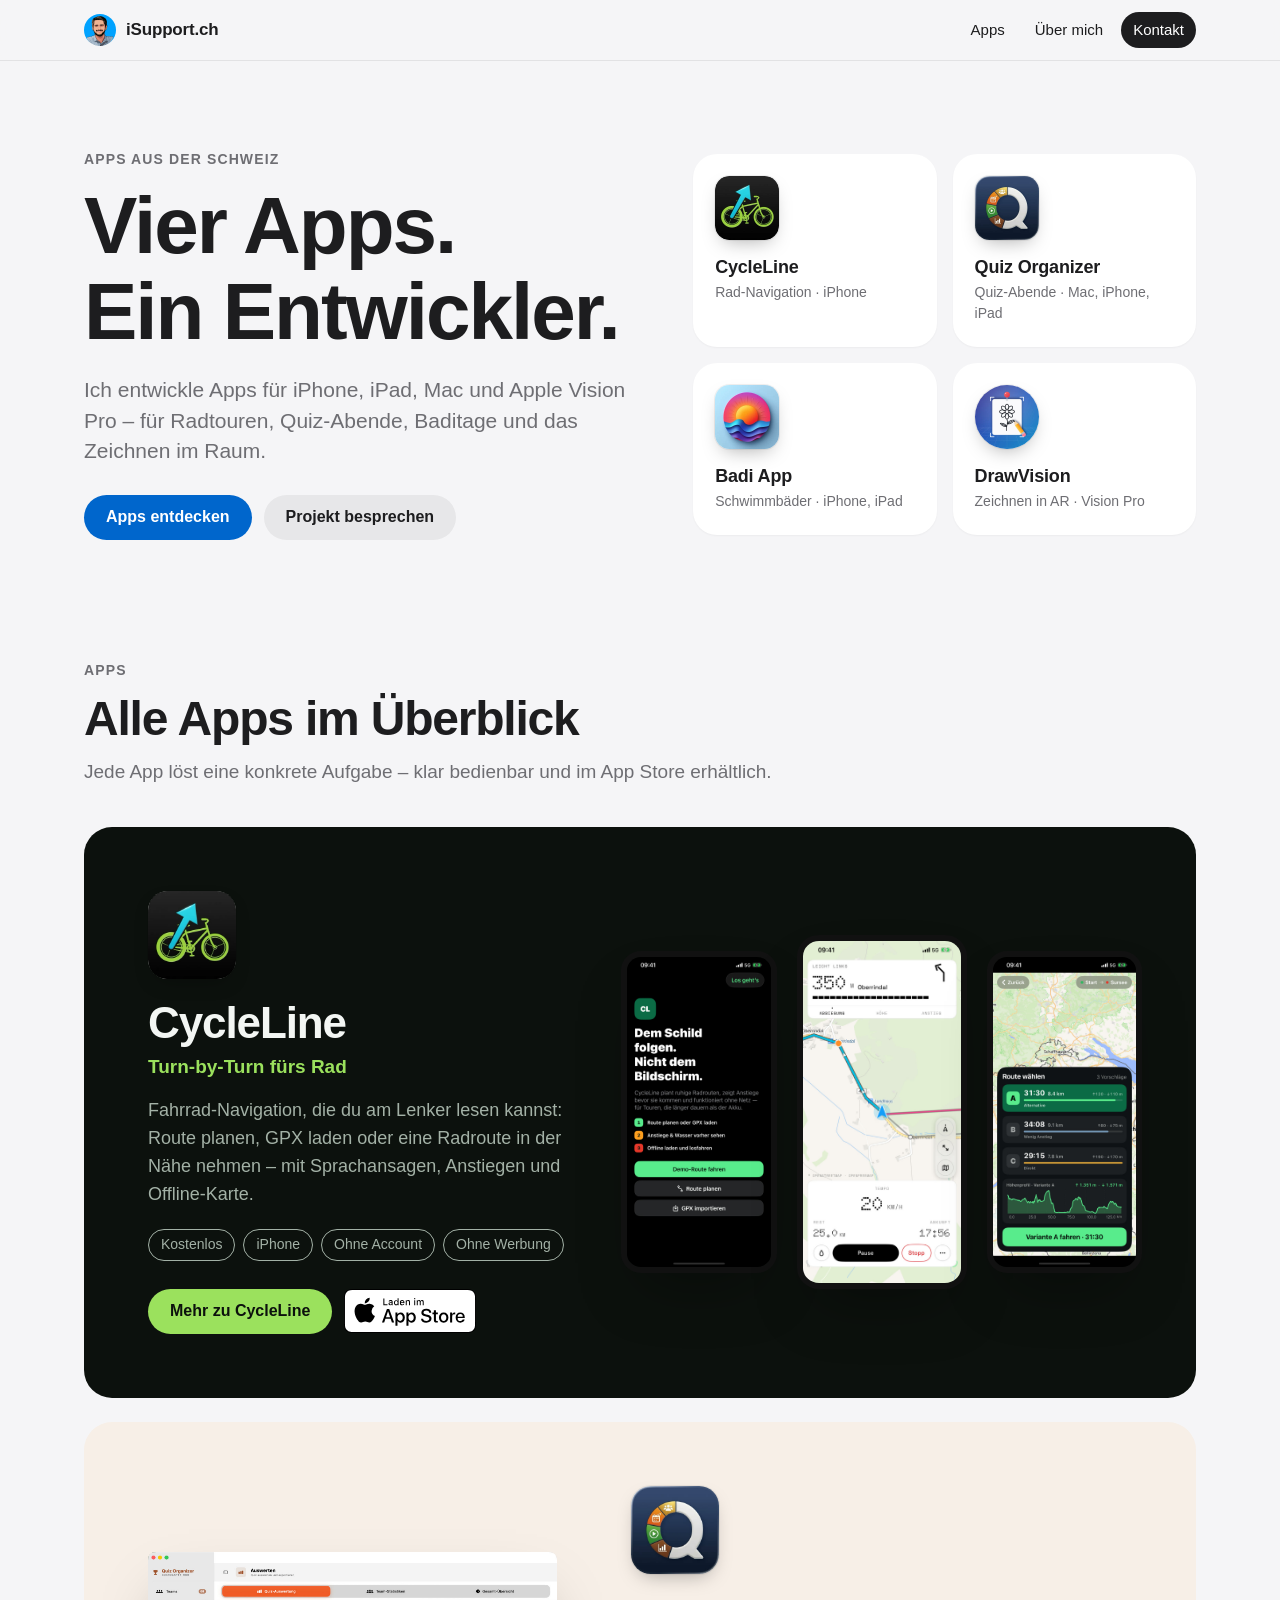
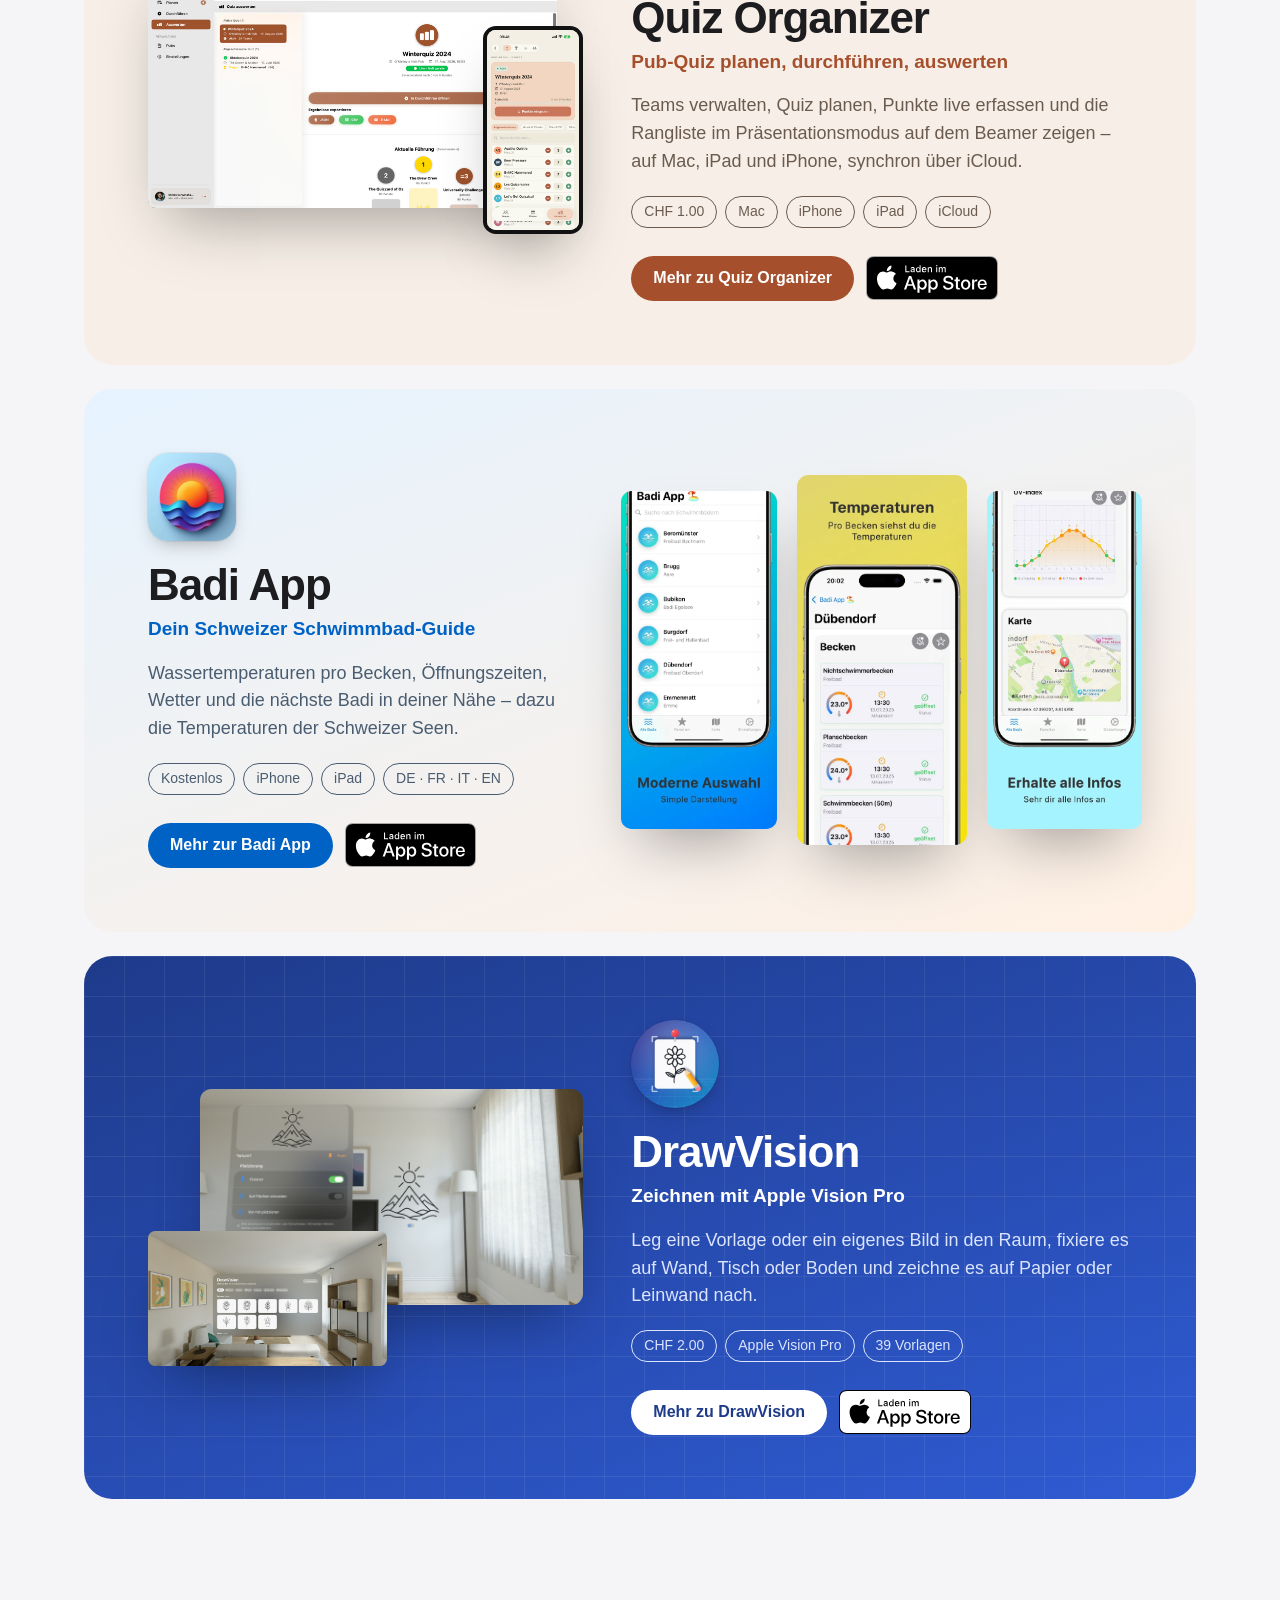
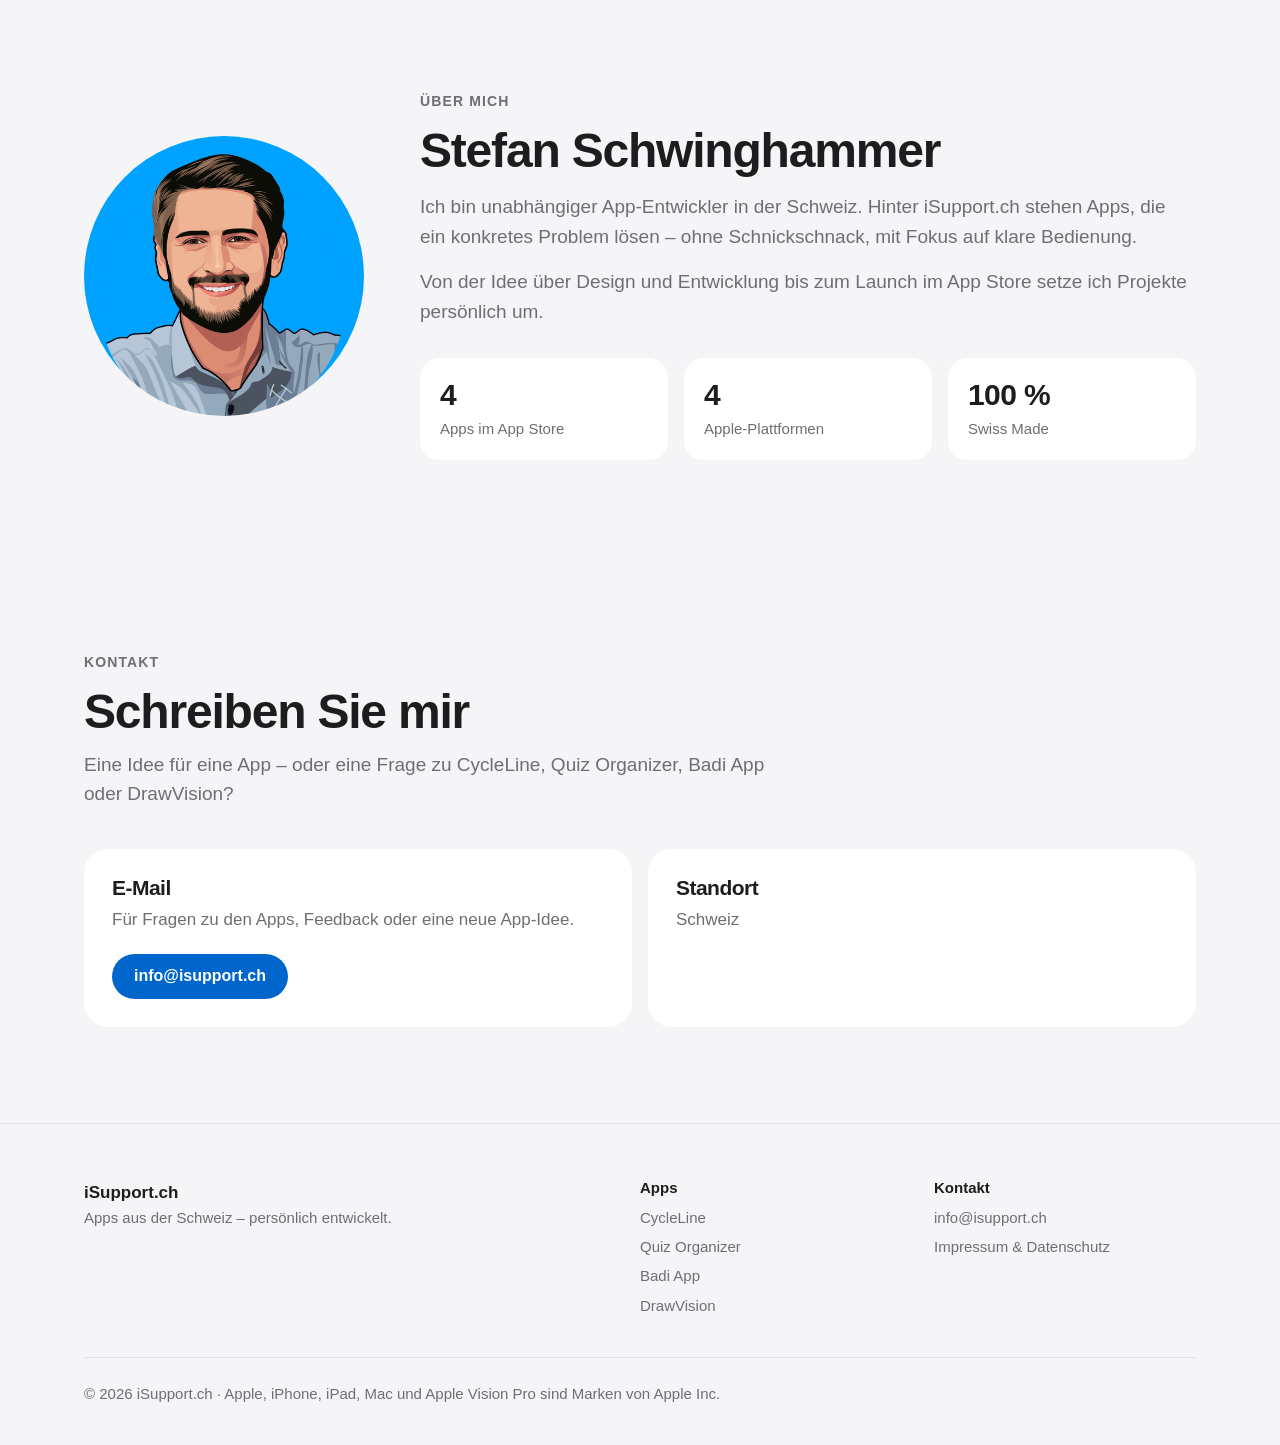
<file: index.html>
<!DOCTYPE html>
<html lang="de">
<head>
    <meta charset="UTF-8">
    <meta name="viewport" content="width=device-width, initial-scale=1.0">
    <title>iSupport.ch – Apps von Stefan Schwinghammer</title>
    <meta name="description" content="CycleLine, Quiz Organizer, Badi App und DrawVision – Apps aus der Schweiz für iPhone, iPad, Mac und Apple Vision Pro.">
    <meta name="theme-color" content="#f5f5f7">
    <meta property="og:title" content="iSupport.ch – Apps von Stefan Schwinghammer">
    <meta property="og:description" content="CycleLine, Quiz Organizer, Badi App und DrawVision – Apps aus der Schweiz.">
    <meta property="og:type" content="website">
    <meta property="og:url" content="https://isupport.ch/">
    <meta property="og:image" content="https://isupport.ch/images/Profilbilder/ProfilFoto_Blau.png">
    <link rel="stylesheet" href="styles.css">
    <link rel="icon" type="image/png" href="images/Profilbilder/ProfilFoto_Blau.png">
    <link rel="apple-touch-icon" href="images/Profilbilder/ProfilFoto_Blau.png">
</head>
<body>
    <a class="skip-link" href="#main">Zum Inhalt</a>

    <header class="site-header">
        <nav class="nav container" aria-label="Hauptnavigation">
            <a href="index.html" class="nav-logo">
                <img src="images/Profilbilder/ProfilFoto_Blau.png" alt="" width="32" height="32">
                <span>iSupport.ch</span>
            </a>
            <ul class="nav-menu">
                <li><a href="#apps">Apps</a></li>
                <li><a href="#about">Über mich</a></li>
                <li><a href="#contact" class="nav-cta">Kontakt</a></li>
            </ul>
        </nav>
    </header>

    <main id="main">
        <section class="hero">
            <div class="container hero-grid">
                <div>
                    <p class="eyebrow">Apps aus der Schweiz</p>
                    <h1>Vier Apps.<br>Ein Entwickler.</h1>
                    <p class="lead">Ich entwickle Apps für iPhone, iPad, Mac und Apple Vision Pro – für Radtouren, Quiz-Abende, Baditage und das Zeichnen im Raum.</p>
                    <div class="actions">
                        <a href="#apps" class="btn btn-primary">Apps entdecken</a>
                        <a href="#contact" class="btn btn-ghost">Projekt besprechen</a>
                    </div>
                </div>
                <ul class="hero-apps">
                    <li>
                        <a href="cycleline.html" class="app-tile">
                            <img class="app-icon" src="images/apps/cycleline/icon.jpg" alt="" width="64" height="64">
                            <span><strong>CycleLine</strong><small>Rad-Navigation · iPhone</small></span>
                        </a>
                    </li>
                    <li>
                        <a href="quiz-organizer.html" class="app-tile">
                            <img class="app-icon" src="images/apps/quiz-organizer/icon.jpg" alt="" width="64" height="64">
                            <span><strong>Quiz Organizer</strong><small>Quiz-Abende · Mac, iPhone, iPad</small></span>
                        </a>
                    </li>
                    <li>
                        <a href="badi-app.html" class="app-tile">
                            <img class="app-icon" src="images/apps/badi-app/icon.jpg" alt="" width="64" height="64">
                            <span><strong>Badi App</strong><small>Schwimmbäder · iPhone, iPad</small></span>
                        </a>
                    </li>
                    <li>
                        <a href="drawvision.html" class="app-tile">
                            <img class="app-icon is-round" src="images/apps/drawvision/icon.jpg" alt="" width="64" height="64">
                            <span><strong>DrawVision</strong><small>Zeichnen in AR · Vision Pro</small></span>
                        </a>
                    </li>
                </ul>
            </div>
        </section>

        <section id="apps" class="section">
            <div class="container">
                <header class="section-head">
                    <p class="eyebrow">Apps</p>
                    <h2>Alle Apps im Überblick</h2>
                    <p>Jede App löst eine konkrete Aufgabe – klar bedienbar und im App Store erhältlich.</p>
                </header>

                <article class="showcase theme-cycleline">
                    <div class="showcase-copy">
                        <img class="app-icon app-icon-lg" src="images/apps/cycleline/icon.jpg" alt="" width="88" height="88">
                        <h3>CycleLine</h3>
                        <p class="tagline">Turn-by-Turn fürs Rad</p>
                        <p>Fahrrad-Navigation, die du am Lenker lesen kannst: Route planen, GPX laden oder eine Radroute in der Nähe nehmen – mit Sprachansagen, Anstiegen und Offline-Karte.</p>
                        <ul class="chips">
                            <li>Kostenlos</li>
                            <li>iPhone</li>
                            <li>Ohne Account</li>
                            <li>Ohne Werbung</li>
                        </ul>
                        <div class="actions">
                            <a href="cycleline.html" class="btn btn-accent">Mehr zu CycleLine</a>
                            <a href="https://apps.apple.com/ch/app/cycleline/id6802073598" class="store-badge"><img src="images/badges/app-store-de-white.svg" alt="CycleLine im App Store laden" width="120" height="40"></a>
                        </div>
                    </div>
                    <div class="showcase-media media-phones">
                        <img class="device device-phone" src="images/apps/cycleline/06-welcome.jpg" alt="CycleLine: Startbildschirm mit Demo-Route, Route planen und GPX-Import" width="720" height="1557" loading="lazy">
                        <img class="device device-phone" src="images/apps/cycleline/01-navigation.jpg" alt="CycleLine: Navigation mit Abbiegung, Tempo und Ankunftszeit" width="720" height="1557" loading="lazy">
                        <img class="device device-phone" src="images/apps/cycleline/04-variants.jpg" alt="CycleLine: drei Routenvarianten mit Höhenprofil" width="720" height="1557" loading="lazy">
                    </div>
                </article>

                <article class="showcase theme-quiz">
                    <div class="showcase-copy">
                        <img class="app-icon app-icon-lg" src="images/apps/quiz-organizer/icon.jpg" alt="" width="88" height="88">
                        <h3>Quiz Organizer</h3>
                        <p class="tagline">Pub-Quiz planen, durchführen, auswerten</p>
                        <p>Teams verwalten, Quiz planen, Punkte live erfassen und die Rangliste im Präsentationsmodus auf dem Beamer zeigen – auf Mac, iPad und iPhone, synchron über iCloud.</p>
                        <ul class="chips">
                            <li>CHF 1.00</li>
                            <li>Mac</li>
                            <li>iPhone</li>
                            <li>iPad</li>
                            <li>iCloud</li>
                        </ul>
                        <div class="actions">
                            <a href="quiz-organizer.html" class="btn btn-accent">Mehr zu Quiz Organizer</a>
                            <a href="https://apps.apple.com/ch/app/quiz-organizer/id6754255330" class="store-badge"><img src="images/badges/app-store-de.svg" alt="Quiz Organizer im App Store laden" width="120" height="40"></a>
                        </div>
                    </div>
                    <div class="showcase-media media-combo">
                        <img class="device device-mac" src="images/apps/quiz-organizer/mac-auswerten.jpg" alt="Quiz Organizer auf dem Mac: Auswertung mit Podium und Rangliste" width="1600" height="1000" loading="lazy">
                        <img class="device device-phone" src="images/apps/quiz-organizer/iphone-punkte.jpg" alt="Quiz Organizer auf dem iPhone: Punkte pro Team erfassen" width="720" height="1564" loading="lazy">
                    </div>
                </article>

                <article class="showcase theme-badi">
                    <div class="showcase-copy">
                        <img class="app-icon app-icon-lg" src="images/apps/badi-app/icon.jpg" alt="" width="88" height="88">
                        <h3>Badi App</h3>
                        <p class="tagline">Dein Schweizer Schwimmbad-Guide</p>
                        <p>Wassertemperaturen pro Becken, Öffnungszeiten, Wetter und die nächste Badi in deiner Nähe – dazu die Temperaturen der Schweizer Seen.</p>
                        <ul class="chips">
                            <li>Kostenlos</li>
                            <li>iPhone</li>
                            <li>iPad</li>
                            <li>DE · FR · IT · EN</li>
                        </ul>
                        <div class="actions">
                            <a href="badi-app.html" class="btn btn-accent">Mehr zur Badi App</a>
                            <a href="https://apps.apple.com/ch/app/badi-app/id6504495943" class="store-badge"><img src="images/badges/app-store-de.svg" alt="Badi App im App Store laden" width="120" height="40"></a>
                        </div>
                    </div>
                    <div class="showcase-media media-phones">
                        <img class="device device-card" src="images/apps/badi-app/01-liste.webp" alt="Badi App: Liste der Schweizer Badis" width="460" height="998" loading="lazy">
                        <img class="device device-card" src="images/apps/badi-app/02-temperaturen.webp" alt="Badi App: Wassertemperatur, Uhrzeit und Status pro Becken" width="460" height="998" loading="lazy">
                        <img class="device device-card" src="images/apps/badi-app/04-wetter-karte.webp" alt="Badi App: UV-Index und Karte einer Badi" width="460" height="998" loading="lazy">
                    </div>
                </article>

                <article class="showcase theme-drawvision">
                    <div class="showcase-copy">
                        <img class="app-icon app-icon-lg is-round" src="images/apps/drawvision/icon.jpg" alt="" width="88" height="88">
                        <h3>DrawVision</h3>
                        <p class="tagline">Zeichnen mit Apple Vision Pro</p>
                        <p>Leg eine Vorlage oder ein eigenes Bild in den Raum, fixiere es auf Wand, Tisch oder Boden und zeichne es auf Papier oder Leinwand nach.</p>
                        <ul class="chips">
                            <li>CHF 2.00</li>
                            <li>Apple Vision Pro</li>
                            <li>39 Vorlagen</li>
                        </ul>
                        <div class="actions">
                            <a href="drawvision.html" class="btn btn-accent">Mehr zu DrawVision</a>
                            <a href="https://apps.apple.com/ch/app/drawvision/id6748315594" class="store-badge"><img src="images/badges/app-store-de-white.svg" alt="DrawVision im App Store laden" width="120" height="40"></a>
                        </div>
                    </div>
                    <div class="showcase-media media-stack">
                        <img class="device device-wide" src="images/apps/drawvision/03-fixiert.jpg" alt="DrawVision: Bergmotiv an der Wand fixiert, daneben Grösse und Transparenz" width="1600" height="900" loading="lazy">
                        <img class="device device-wide" src="images/apps/drawvision/01-launch.jpg" alt="DrawVision: Hauptmenü mit Vorlagen nach Kategorien" width="1600" height="900" loading="lazy">
                    </div>
                </article>
            </div>
        </section>

        <section id="about" class="section">
            <div class="container about">
                <img class="about-portrait" src="images/Profilbilder/ProfilFoto_Blau.png" alt="Illustration von Stefan Schwinghammer" width="512" height="512" loading="lazy">
                <div>
                    <p class="eyebrow">Über mich</p>
                    <h2>Stefan Schwinghammer</h2>
                    <p>Ich bin unabhängiger App-Entwickler in der Schweiz. Hinter iSupport.ch stehen Apps, die ein konkretes Problem lösen – ohne Schnickschnack, mit Fokus auf klare Bedienung.</p>
                    <p>Von der Idee über Design und Entwicklung bis zum Launch im App Store setze ich Projekte persönlich um.</p>
                    <dl class="stats">
                        <div><dt>Apps im App Store</dt><dd>4</dd></div>
                        <div><dt>Apple-Plattformen</dt><dd>4</dd></div>
                        <div><dt>Swiss Made</dt><dd>100 %</dd></div>
                    </dl>
                </div>
            </div>
        </section>

        <section id="contact" class="section">
            <div class="container">
                <header class="section-head">
                    <p class="eyebrow">Kontakt</p>
                    <h2>Schreiben Sie mir</h2>
                    <p>Eine Idee für eine App – oder eine Frage zu CycleLine, Quiz Organizer, Badi App oder DrawVision?</p>
                </header>
                <div class="contact">
                    <div class="contact-card">
                        <h3>E-Mail</h3>
                        <p>Für Fragen zu den Apps, Feedback oder eine neue App-Idee.</p>
                        <div class="actions">
                            <a href="mailto:info@isupport.ch" class="btn btn-primary">info@isupport.ch</a>
                        </div>
                    </div>
                    <div class="contact-card">
                        <h3>Standort</h3>
                        <p>Schweiz</p>
                    </div>
                </div>
            </div>
        </section>
    </main>

    <footer class="site-footer">
        <div class="container footer-grid">
            <div>
                <strong>iSupport.ch</strong>
                <p>Apps aus der Schweiz – persönlich entwickelt.</p>
            </div>
            <nav aria-label="Apps">
                <h2>Apps</h2>
                <ul>
                    <li><a href="cycleline.html">CycleLine</a></li>
                    <li><a href="quiz-organizer.html">Quiz Organizer</a></li>
                    <li><a href="badi-app.html">Badi App</a></li>
                    <li><a href="drawvision.html">DrawVision</a></li>
                </ul>
            </nav>
            <div>
                <h2>Kontakt</h2>
                <ul>
                    <li><a href="mailto:info@isupport.ch">info@isupport.ch</a></li>
                    <li><a href="datenschutz.html">Impressum &amp; Datenschutz</a></li>
                </ul>
            </div>
        </div>
        <div class="container">
            <p class="footer-bottom">&copy; 2026 iSupport.ch · Apple, iPhone, iPad, Mac und Apple Vision Pro sind Marken von Apple Inc.</p>
        </div>
    </footer>
</body>
</html>
</file>
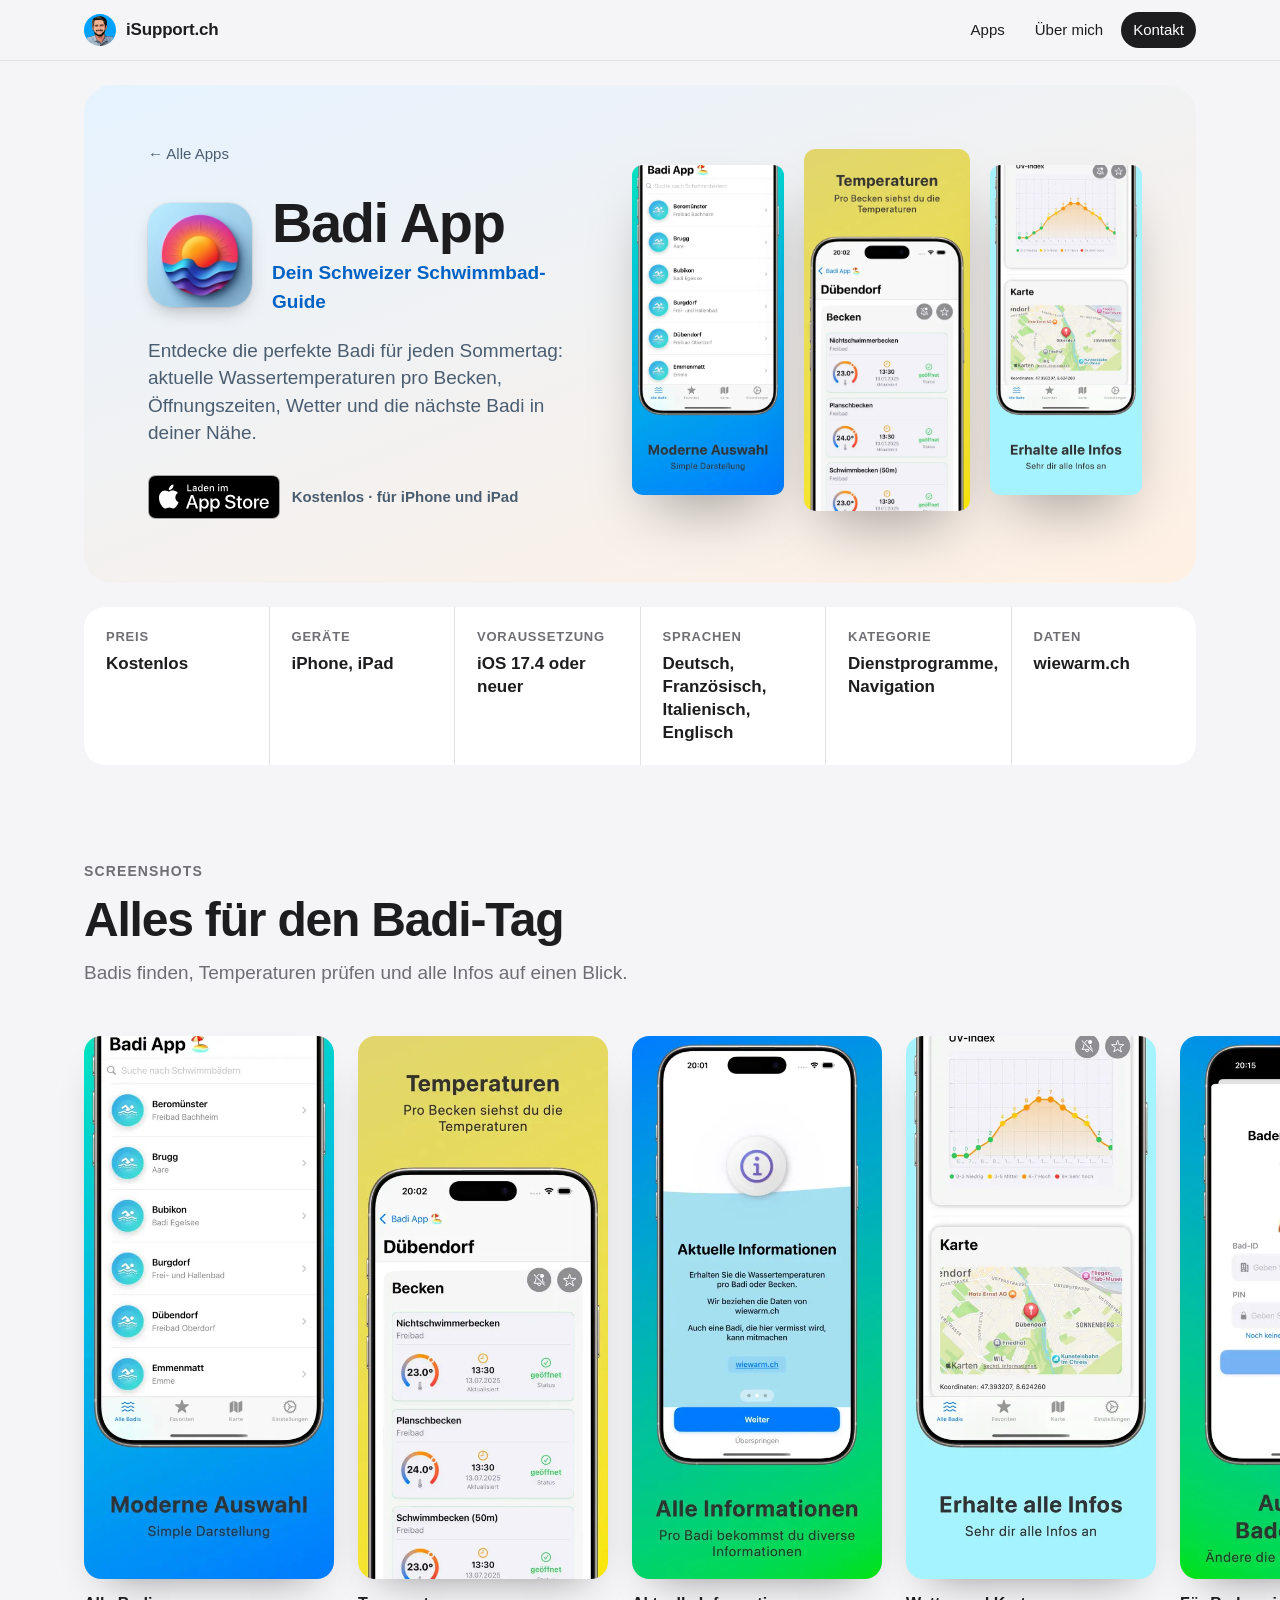
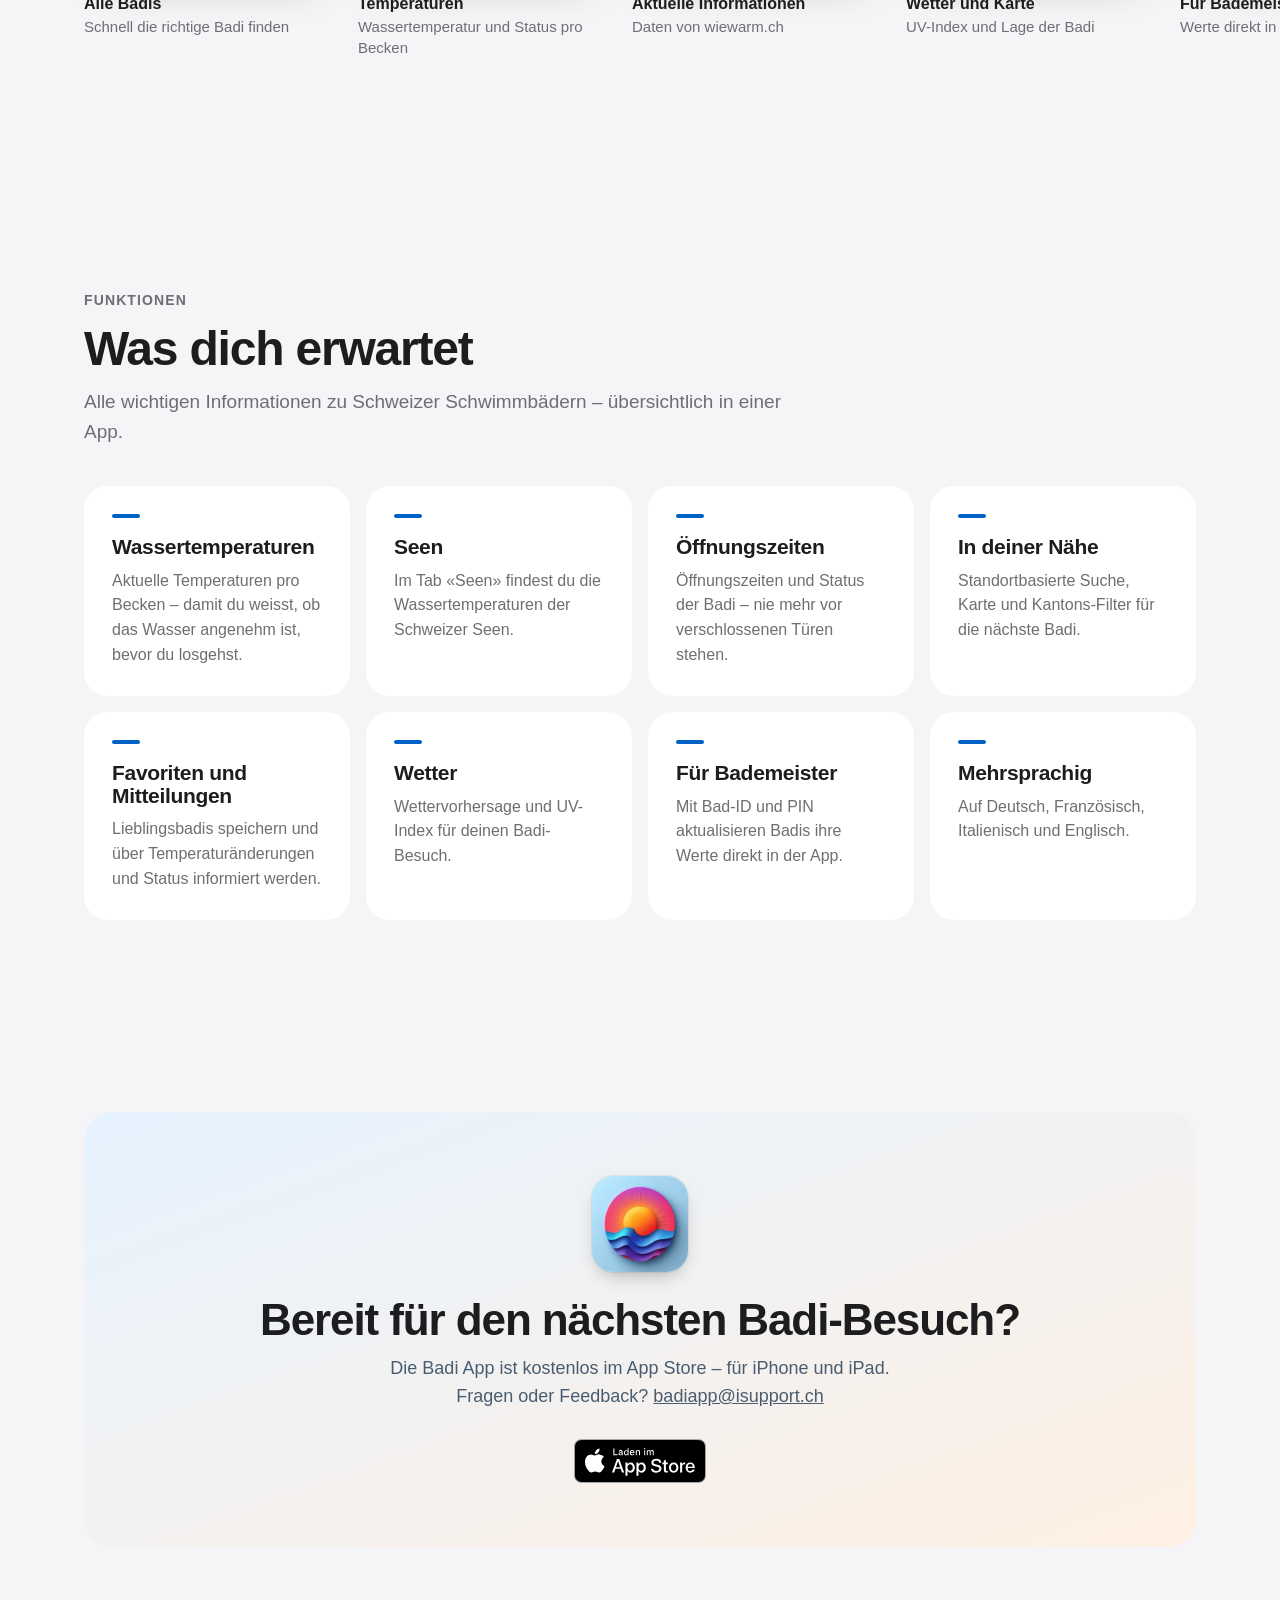
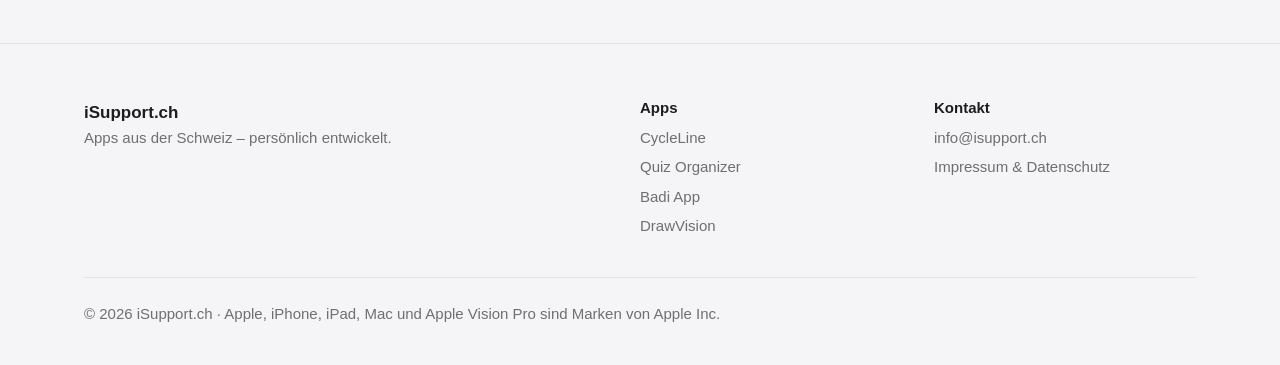
<file: badi-app.html>
<!DOCTYPE html>
<html lang="de">
<head>
    <meta charset="UTF-8">
    <meta name="viewport" content="width=device-width, initial-scale=1.0">
    <title>Badi App – Schweizer Schwimmbad-Guide | iSupport.ch</title>
    <meta name="description" content="Badi App: Wassertemperaturen, Öffnungszeiten, Wetter und die nächste Badi in der Nähe – dazu die Temperaturen der Schweizer Seen. Kostenlos für iPhone und iPad.">
    <meta name="theme-color" content="#f5f5f7">
    <meta property="og:title" content="Badi App – Dein Schweizer Schwimmbad-Guide">
    <meta property="og:description" content="Wassertemperaturen, Öffnungszeiten und die nächste Badi in deiner Nähe.">
    <meta property="og:type" content="website">
    <meta property="og:url" content="https://isupport.ch/badi-app">
    <meta property="og:image" content="https://isupport.ch/images/apps/badi-app/icon.jpg">
    <link rel="stylesheet" href="styles.css">
    <link rel="icon" type="image/png" href="images/Profilbilder/ProfilFoto_Blau.png">
    <link rel="apple-touch-icon" href="images/Profilbilder/ProfilFoto_Blau.png">
</head>
<body>
    <a class="skip-link" href="#main">Zum Inhalt</a>

    <header class="site-header">
        <nav class="nav container" aria-label="Hauptnavigation">
            <a href="index.html" class="nav-logo">
                <img src="images/Profilbilder/ProfilFoto_Blau.png" alt="" width="32" height="32">
                <span>iSupport.ch</span>
            </a>
            <ul class="nav-menu">
                <li><a href="index.html#apps">Apps</a></li>
                <li><a href="index.html#about">Über mich</a></li>
                <li><a href="index.html#contact" class="nav-cta">Kontakt</a></li>
            </ul>
        </nav>
    </header>

    <main id="main" class="theme-badi">
        <section class="app-hero">
            <div class="container">
                <div class="app-hero-panel">
                    <div>
                        <a href="index.html#apps" class="back-link">← Alle Apps</a>
                        <div class="app-title">
                            <img class="app-icon" src="images/apps/badi-app/icon.jpg" alt="" width="104" height="104">
                            <div>
                                <h1>Badi App</h1>
                                <p class="tagline">Dein Schweizer Schwimmbad-Guide</p>
                            </div>
                        </div>
                        <p class="lead">Entdecke die perfekte Badi für jeden Sommertag: aktuelle Wassertemperaturen pro Becken, Öffnungszeiten, Wetter und die nächste Badi in deiner Nähe.</p>
                        <div class="actions">
                            <a href="https://apps.apple.com/ch/app/badi-app/id6504495943" class="store-badge"><img src="images/badges/app-store-de.svg" alt="Badi App im App Store laden" width="120" height="40"></a>
                            <span class="price">Kostenlos · für iPhone und iPad</span>
                        </div>
                    </div>
                    <div class="media-phones">
                        <img class="device device-card" src="images/apps/badi-app/01-liste.webp" alt="Badi App: Liste der Schweizer Badis" width="460" height="998">
                        <img class="device device-card" src="images/apps/badi-app/02-temperaturen.webp" alt="Badi App: Wassertemperatur, Uhrzeit und Status pro Becken" width="460" height="998">
                        <img class="device device-card" src="images/apps/badi-app/04-wetter-karte.webp" alt="Badi App: UV-Index und Karte einer Badi" width="460" height="998">
                    </div>
                </div>
            </div>
        </section>

        <section class="facts-section">
            <div class="container">
                <dl class="facts">
                    <div><dt>Preis</dt><dd>Kostenlos</dd></div>
                    <div><dt>Geräte</dt><dd>iPhone, iPad</dd></div>
                    <div><dt>Voraussetzung</dt><dd>iOS 17.4 oder neuer</dd></div>
                    <div><dt>Sprachen</dt><dd>Deutsch, Französisch, Italienisch, Englisch</dd></div>
                    <div><dt>Kategorie</dt><dd>Dienstprogramme, Navigation</dd></div>
                    <div><dt>Daten</dt><dd>wiewarm.ch</dd></div>
                </dl>
            </div>
        </section>

        <section class="section" aria-labelledby="screenshots-title">
            <div class="container">
                <header class="section-head">
                    <p class="eyebrow">Screenshots</p>
                    <h2 id="screenshots-title">Alles für den Badi-Tag</h2>
                    <p>Badis finden, Temperaturen prüfen und alle Infos auf einen Blick.</p>
                </header>
            </div>
            <ul class="gallery gallery-phone">
                <li>
                    <figure>
                        <a href="images/apps/badi-app/01-liste.webp"><img class="device device-card" src="images/apps/badi-app/01-liste.webp" alt="Alle Badis: Liste der Schweizer Schwimmbäder mit Suche" width="460" height="998" loading="lazy"></a>
                        <figcaption><strong>Alle Badis</strong> Schnell die richtige Badi finden</figcaption>
                    </figure>
                </li>
                <li>
                    <figure>
                        <a href="images/apps/badi-app/02-temperaturen.webp"><img class="device device-card" src="images/apps/badi-app/02-temperaturen.webp" alt="Temperaturen: Wassertemperatur und Status pro Becken" width="460" height="998" loading="lazy"></a>
                        <figcaption><strong>Temperaturen</strong> Wassertemperatur und Status pro Becken</figcaption>
                    </figure>
                </li>
                <li>
                    <figure>
                        <a href="images/apps/badi-app/03-informationen.webp"><img class="device device-card" src="images/apps/badi-app/03-informationen.webp" alt="Aktuelle Informationen: Daten von wiewarm.ch" width="460" height="998" loading="lazy"></a>
                        <figcaption><strong>Aktuelle Informationen</strong> Daten von wiewarm.ch</figcaption>
                    </figure>
                </li>
                <li>
                    <figure>
                        <a href="images/apps/badi-app/04-wetter-karte.webp"><img class="device device-card" src="images/apps/badi-app/04-wetter-karte.webp" alt="Wetter und Karte: UV-Index und Lage der Badi" width="460" height="998" loading="lazy"></a>
                        <figcaption><strong>Wetter und Karte</strong> UV-Index und Lage der Badi</figcaption>
                    </figure>
                </li>
                <li>
                    <figure>
                        <a href="images/apps/badi-app/05-bademeister.webp"><img class="device device-card" src="images/apps/badi-app/05-bademeister.webp" alt="Für Bademeister: Login mit Bad-ID und PIN" width="460" height="998" loading="lazy"></a>
                        <figcaption><strong>Für Bademeister</strong> Werte direkt in der App ändern</figcaption>
                    </figure>
                </li>
                <li>
                    <figure>
                        <a href="images/apps/badi-app/06-willkommen.webp"><img class="device device-card" src="images/apps/badi-app/06-willkommen.webp" alt="Willkommen: Einführung beim ersten Start" width="460" height="998" loading="lazy"></a>
                        <figcaption><strong>Willkommen</strong> Kurze Einführung beim ersten Start</figcaption>
                    </figure>
                </li>
            </ul>
        </section>

        <section class="section" aria-labelledby="features-title">
            <div class="container">
                <header class="section-head">
                    <p class="eyebrow">Funktionen</p>
                    <h2 id="features-title">Was dich erwartet</h2>
                    <p>Alle wichtigen Informationen zu Schweizer Schwimmbädern – übersichtlich in einer App.</p>
                </header>
                <div class="features">
                    <article class="feature">
                        <h3>Wassertemperaturen</h3>
                        <p>Aktuelle Temperaturen pro Becken – damit du weisst, ob das Wasser angenehm ist, bevor du losgehst.</p>
                    </article>
                    <article class="feature">
                        <h3>Seen</h3>
                        <p>Im Tab «Seen» findest du die Wassertemperaturen der Schweizer Seen.</p>
                    </article>
                    <article class="feature">
                        <h3>Öffnungszeiten</h3>
                        <p>Öffnungszeiten und Status der Badi – nie mehr vor verschlossenen Türen stehen.</p>
                    </article>
                    <article class="feature">
                        <h3>In deiner Nähe</h3>
                        <p>Standortbasierte Suche, Karte und Kantons-Filter für die nächste Badi.</p>
                    </article>
                    <article class="feature">
                        <h3>Favoriten und Mitteilungen</h3>
                        <p>Lieblingsbadis speichern und über Temperaturänderungen und Status informiert werden.</p>
                    </article>
                    <article class="feature">
                        <h3>Wetter</h3>
                        <p>Wettervorhersage und UV-Index für deinen Badi-Besuch.</p>
                    </article>
                    <article class="feature">
                        <h3>Für Bademeister</h3>
                        <p>Mit Bad-ID und PIN aktualisieren Badis ihre Werte direkt in der App.</p>
                    </article>
                    <article class="feature">
                        <h3>Mehrsprachig</h3>
                        <p>Auf Deutsch, Französisch, Italienisch und Englisch.</p>
                    </article>
                </div>
            </div>
        </section>

        <section class="section" aria-labelledby="download-title">
            <div class="container">
                <div class="cta">
                    <img class="app-icon" src="images/apps/badi-app/icon.jpg" alt="" width="96" height="96" loading="lazy">
                    <h2 id="download-title">Bereit für den nächsten Badi-Besuch?</h2>
                    <p>Die Badi App ist kostenlos im App Store – für iPhone und iPad. Fragen oder Feedback? <a href="mailto:badiapp@isupport.ch">badiapp@isupport.ch</a></p>
                    <div class="actions">
                        <a href="https://apps.apple.com/ch/app/badi-app/id6504495943" class="store-badge"><img src="images/badges/app-store-de.svg" alt="Badi App im App Store laden" width="120" height="40"></a>
                    </div>
                </div>
            </div>
        </section>
    </main>

    <footer class="site-footer">
        <div class="container footer-grid">
            <div>
                <strong>iSupport.ch</strong>
                <p>Apps aus der Schweiz – persönlich entwickelt.</p>
            </div>
            <nav aria-label="Apps">
                <h2>Apps</h2>
                <ul>
                    <li><a href="cycleline.html">CycleLine</a></li>
                    <li><a href="quiz-organizer.html">Quiz Organizer</a></li>
                    <li><a href="badi-app.html">Badi App</a></li>
                    <li><a href="drawvision.html">DrawVision</a></li>
                </ul>
            </nav>
            <div>
                <h2>Kontakt</h2>
                <ul>
                    <li><a href="mailto:info@isupport.ch">info@isupport.ch</a></li>
                    <li><a href="datenschutz.html">Impressum &amp; Datenschutz</a></li>
                </ul>
            </div>
        </div>
        <div class="container">
            <p class="footer-bottom">&copy; 2026 iSupport.ch · Apple, iPhone, iPad, Mac und Apple Vision Pro sind Marken von Apple Inc.</p>
        </div>
    </footer>

    <script src="script.js"></script>
</body>
</html>
</file>
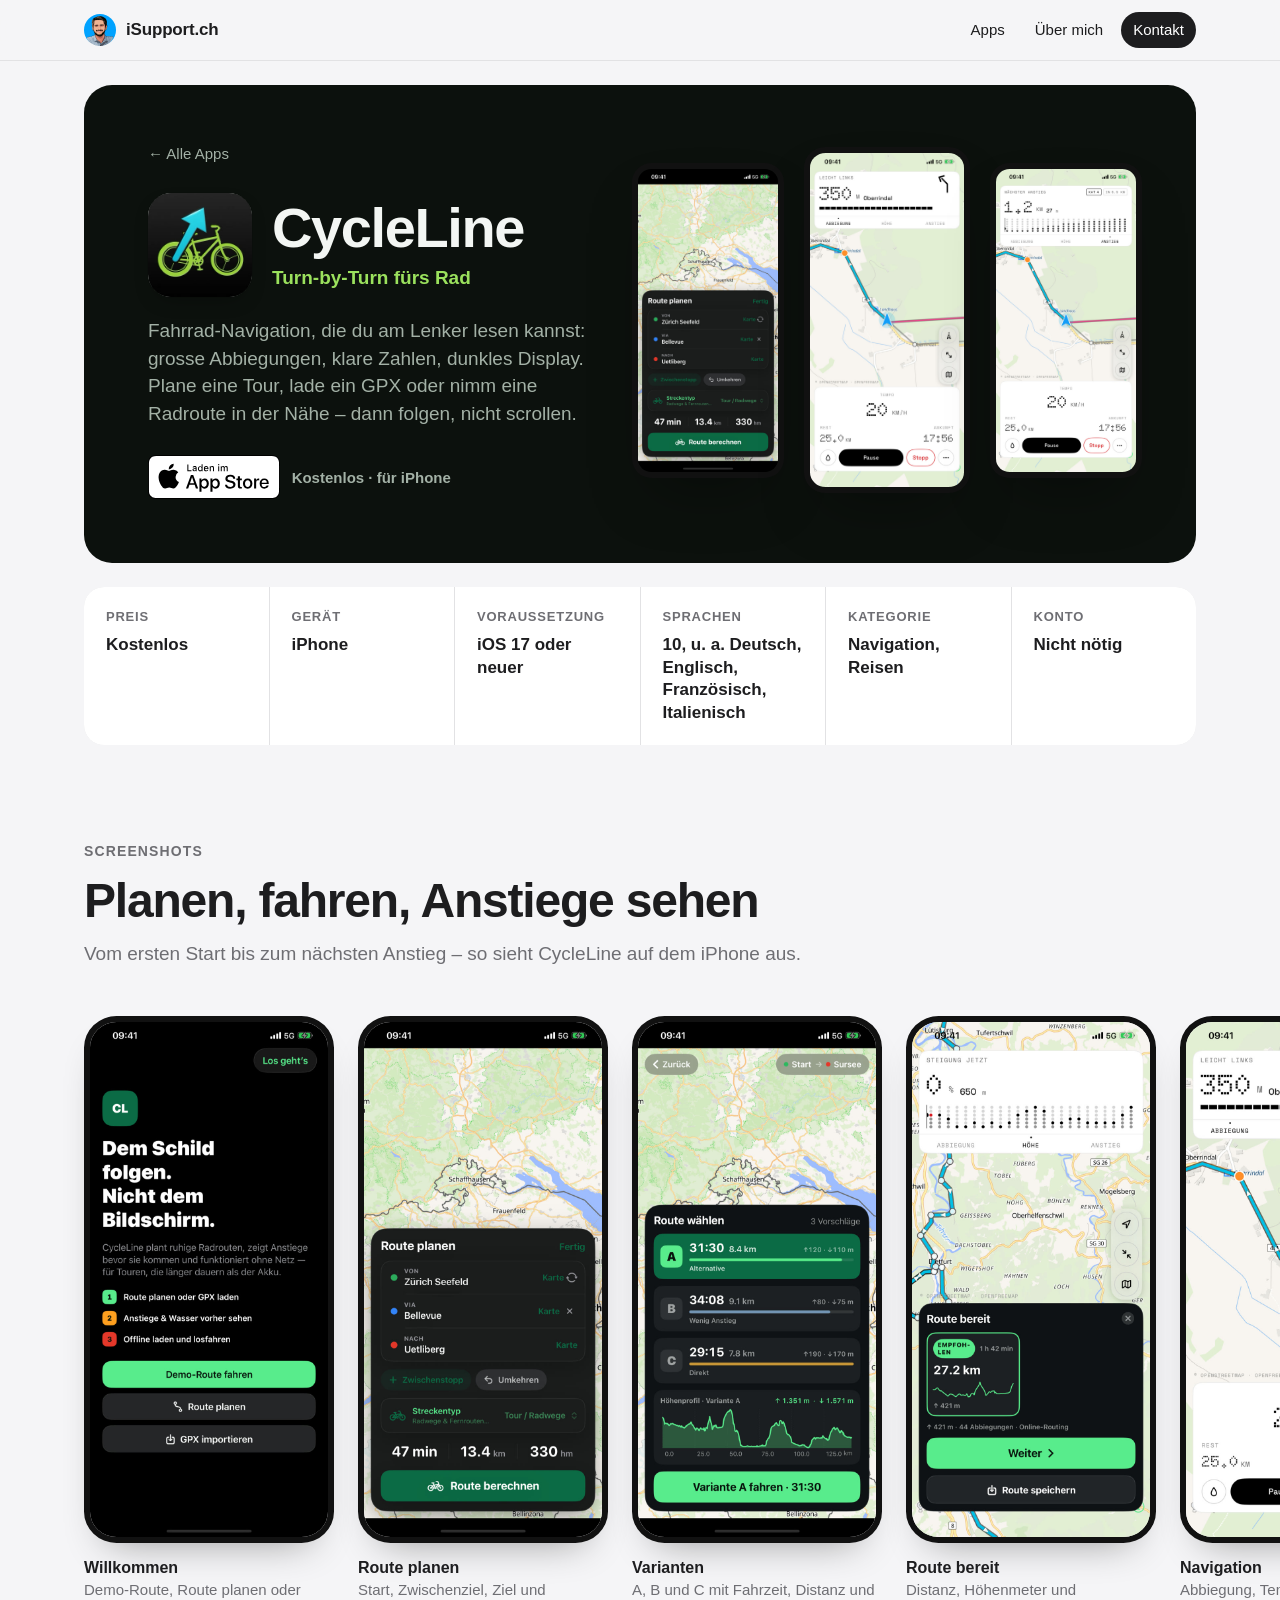
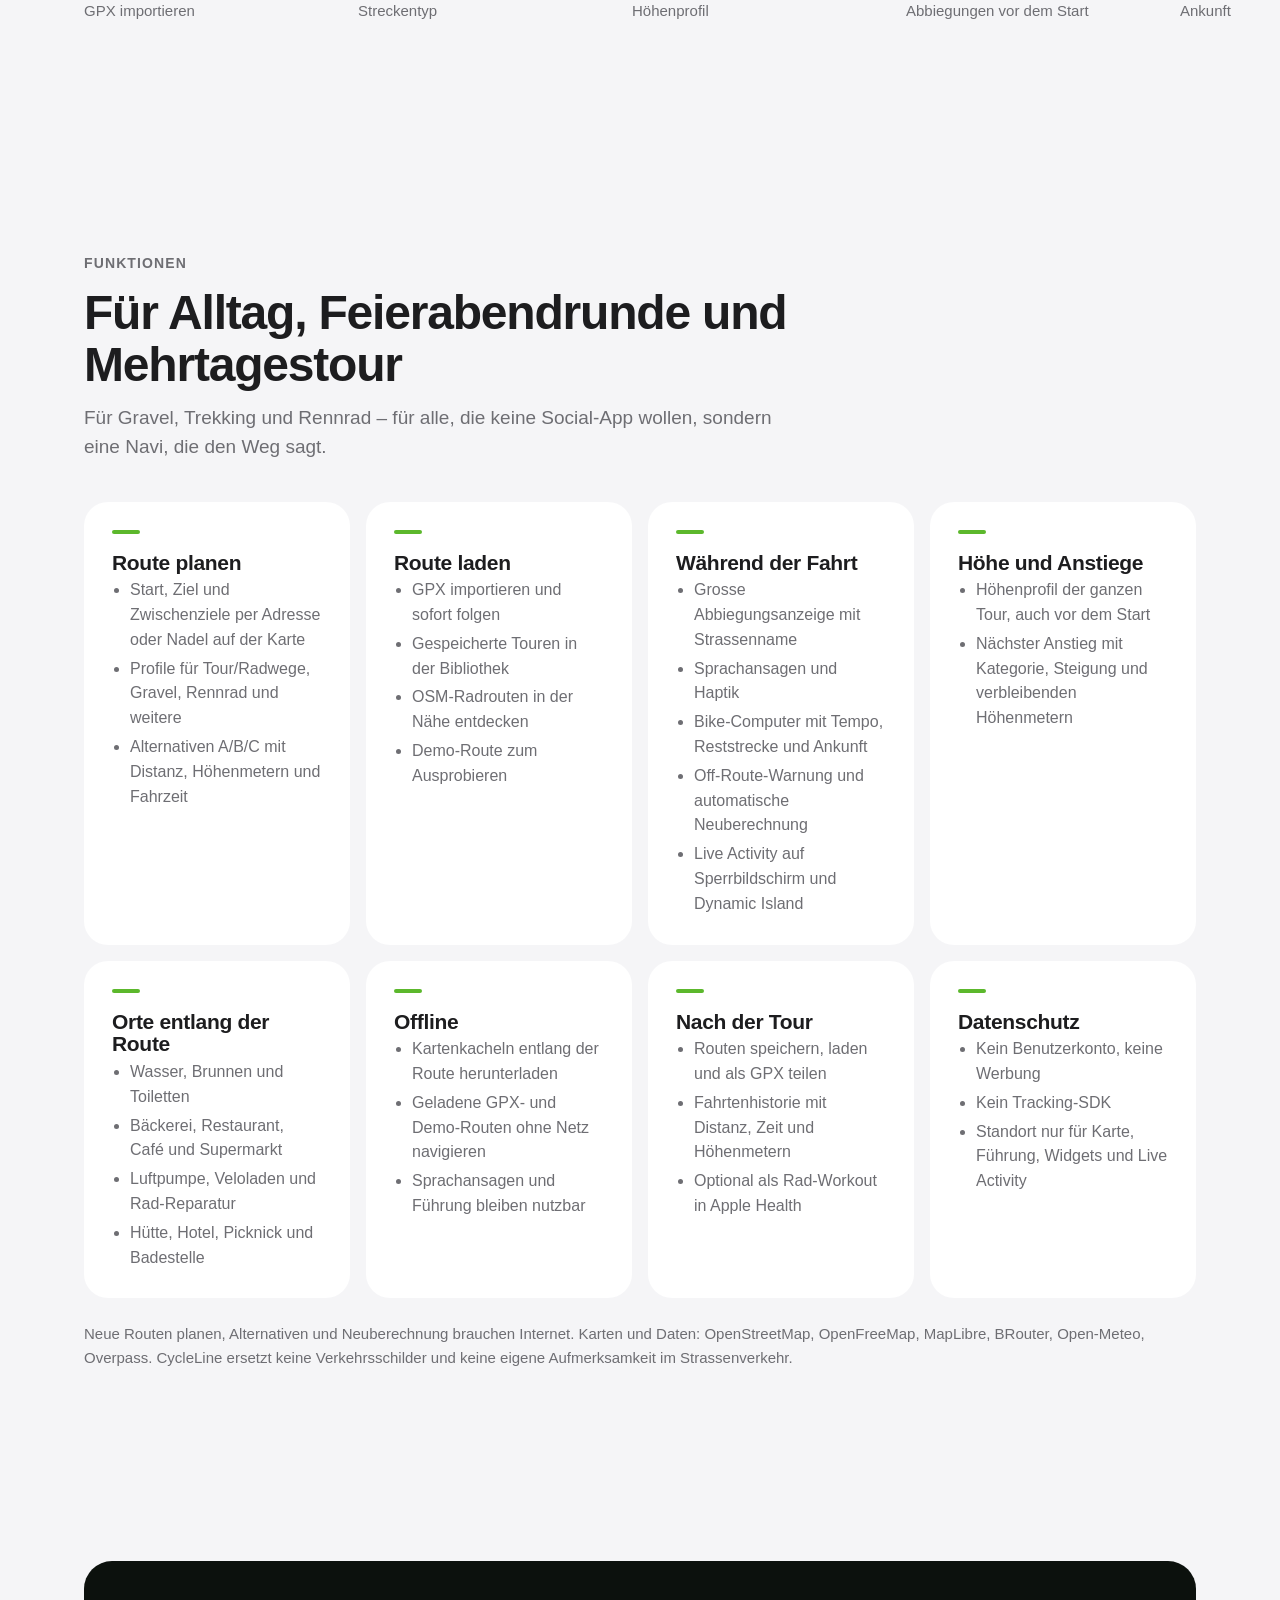
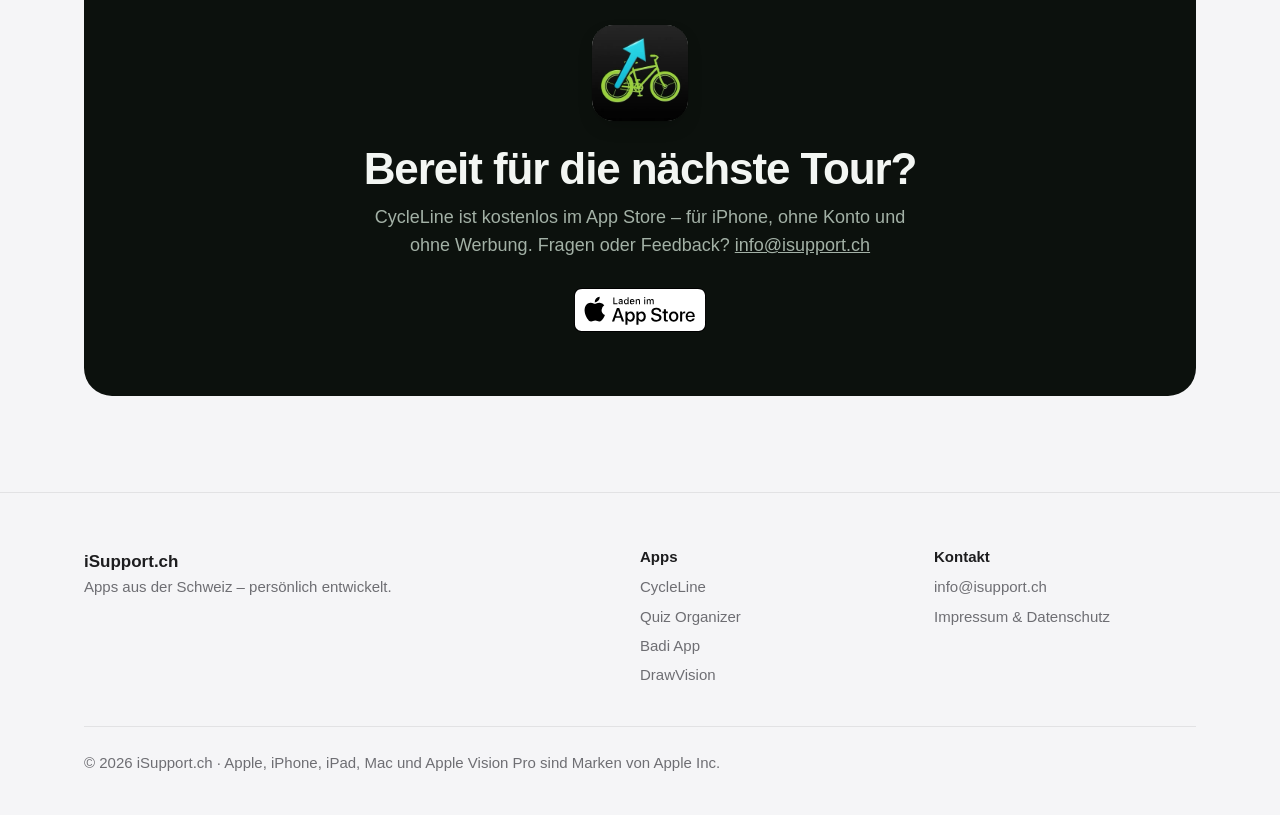
<file: cycleline.html>
<!DOCTYPE html>
<html lang="de">
<head>
    <meta charset="UTF-8">
    <meta name="viewport" content="width=device-width, initial-scale=1.0">
    <title>CycleLine – Fahrrad-Navigation fürs iPhone | iSupport.ch</title>
    <meta name="description" content="CycleLine – Fahrrad-Navigation fürs iPhone: Route planen, GPX laden, Turn-by-Turn mit Stimme, Anstiege und Offline-Karte. Ohne Account, ohne Werbung.">
    <meta name="theme-color" content="#f5f5f7">
    <meta property="og:title" content="CycleLine – Turn-by-Turn fürs Rad">
    <meta property="og:description" content="Fahrrad-Navigation fürs iPhone: Route planen, GPX laden, Sprachansagen, Anstiege und Offline-Karte.">
    <meta property="og:type" content="website">
    <meta property="og:url" content="https://isupport.ch/cycleline">
    <meta property="og:image" content="https://isupport.ch/images/apps/cycleline/icon.jpg">
    <link rel="stylesheet" href="styles.css">
    <link rel="icon" type="image/png" href="images/Profilbilder/ProfilFoto_Blau.png">
    <link rel="apple-touch-icon" href="images/Profilbilder/ProfilFoto_Blau.png">
</head>
<body>
    <a class="skip-link" href="#main">Zum Inhalt</a>

    <header class="site-header">
        <nav class="nav container" aria-label="Hauptnavigation">
            <a href="index.html" class="nav-logo">
                <img src="images/Profilbilder/ProfilFoto_Blau.png" alt="" width="32" height="32">
                <span>iSupport.ch</span>
            </a>
            <ul class="nav-menu">
                <li><a href="index.html#apps">Apps</a></li>
                <li><a href="index.html#about">Über mich</a></li>
                <li><a href="index.html#contact" class="nav-cta">Kontakt</a></li>
            </ul>
        </nav>
    </header>

    <main id="main" class="theme-cycleline">
        <section class="app-hero">
            <div class="container">
                <div class="app-hero-panel">
                    <div>
                        <a href="index.html#apps" class="back-link">← Alle Apps</a>
                        <div class="app-title">
                            <img class="app-icon" src="images/apps/cycleline/icon.jpg" alt="" width="104" height="104">
                            <div>
                                <h1>CycleLine</h1>
                                <p class="tagline">Turn-by-Turn fürs Rad</p>
                            </div>
                        </div>
                        <p class="lead">Fahrrad-Navigation, die du am Lenker lesen kannst: grosse Abbiegungen, klare Zahlen, dunkles Display. Plane eine Tour, lade ein GPX oder nimm eine Radroute in der Nähe – dann folgen, nicht scrollen.</p>
                        <div class="actions">
                            <a href="https://apps.apple.com/ch/app/cycleline/id6802073598" class="store-badge"><img src="images/badges/app-store-de-white.svg" alt="CycleLine im App Store laden" width="120" height="40"></a>
                            <span class="price">Kostenlos · für iPhone</span>
                        </div>
                    </div>
                    <div class="media-phones">
                        <img class="device device-phone" src="images/apps/cycleline/03-planning.jpg" alt="CycleLine: Route von Zürich Seefeld über Bellevue zum Uetliberg planen" width="720" height="1557">
                        <img class="device device-phone" src="images/apps/cycleline/01-navigation.jpg" alt="CycleLine: Navigation mit Abbiegung, Tempo und Ankunftszeit" width="720" height="1557">
                        <img class="device device-phone" src="images/apps/cycleline/05-climb.jpg" alt="CycleLine: nächster Anstieg mit Kategorie und Höhenmetern" width="720" height="1557">
                    </div>
                </div>
            </div>
        </section>

        <section class="facts-section">
            <div class="container">
                <dl class="facts">
                    <div><dt>Preis</dt><dd>Kostenlos</dd></div>
                    <div><dt>Gerät</dt><dd>iPhone</dd></div>
                    <div><dt>Voraussetzung</dt><dd>iOS 17 oder neuer</dd></div>
                    <div><dt>Sprachen</dt><dd>10, u. a. Deutsch, Englisch, Französisch, Italienisch</dd></div>
                    <div><dt>Kategorie</dt><dd>Navigation, Reisen</dd></div>
                    <div><dt>Konto</dt><dd>Nicht nötig</dd></div>
                </dl>
            </div>
        </section>

        <section class="section" aria-labelledby="screenshots-title">
            <div class="container">
                <header class="section-head">
                    <p class="eyebrow">Screenshots</p>
                    <h2 id="screenshots-title">Planen, fahren, Anstiege sehen</h2>
                    <p>Vom ersten Start bis zum nächsten Anstieg – so sieht CycleLine auf dem iPhone aus.</p>
                </header>
            </div>
            <ul class="gallery gallery-phone">
                <li>
                    <figure>
                        <a href="images/apps/cycleline/06-welcome.jpg"><img class="device device-phone" src="images/apps/cycleline/06-welcome.jpg" alt="Willkommen: Demo-Route fahren, Route planen oder GPX importieren" width="720" height="1557" loading="lazy"></a>
                        <figcaption><strong>Willkommen</strong> Demo-Route, Route planen oder GPX importieren</figcaption>
                    </figure>
                </li>
                <li>
                    <figure>
                        <a href="images/apps/cycleline/03-planning.jpg"><img class="device device-phone" src="images/apps/cycleline/03-planning.jpg" alt="Route planen: Start, Zwischenziel, Ziel und Streckentyp" width="720" height="1557" loading="lazy"></a>
                        <figcaption><strong>Route planen</strong> Start, Zwischenziel, Ziel und Streckentyp</figcaption>
                    </figure>
                </li>
                <li>
                    <figure>
                        <a href="images/apps/cycleline/04-variants.jpg"><img class="device device-phone" src="images/apps/cycleline/04-variants.jpg" alt="Varianten: Routen A, B und C mit Fahrzeit, Distanz und Höhenprofil" width="720" height="1557" loading="lazy"></a>
                        <figcaption><strong>Varianten</strong> A, B und C mit Fahrzeit, Distanz und Höhenprofil</figcaption>
                    </figure>
                </li>
                <li>
                    <figure>
                        <a href="images/apps/cycleline/02-start.jpg"><img class="device device-phone" src="images/apps/cycleline/02-start.jpg" alt="Route bereit: Distanz, Höhenmeter und Abbiegungen vor dem Start" width="720" height="1557" loading="lazy"></a>
                        <figcaption><strong>Route bereit</strong> Distanz, Höhenmeter und Abbiegungen vor dem Start</figcaption>
                    </figure>
                </li>
                <li>
                    <figure>
                        <a href="images/apps/cycleline/01-navigation.jpg"><img class="device device-phone" src="images/apps/cycleline/01-navigation.jpg" alt="Navigation: Abbiegung, Tempo, Reststrecke und Ankunft" width="720" height="1557" loading="lazy"></a>
                        <figcaption><strong>Navigation</strong> Abbiegung, Tempo, Reststrecke und Ankunft</figcaption>
                    </figure>
                </li>
                <li>
                    <figure>
                        <a href="images/apps/cycleline/05-climb.jpg"><img class="device device-phone" src="images/apps/cycleline/05-climb.jpg" alt="Nächster Anstieg: Kategorie, Länge und Höhenmeter während der Fahrt" width="720" height="1557" loading="lazy"></a>
                        <figcaption><strong>Nächster Anstieg</strong> Was noch kommt, bevor es steil wird</figcaption>
                    </figure>
                </li>
            </ul>
        </section>

        <section class="section" aria-labelledby="features-title">
            <div class="container">
                <header class="section-head">
                    <p class="eyebrow">Funktionen</p>
                    <h2 id="features-title">Für Alltag, Feierabendrunde und Mehrtagestour</h2>
                    <p>Für Gravel, Trekking und Rennrad – für alle, die keine Social-App wollen, sondern eine Navi, die den Weg sagt.</p>
                </header>
                <div class="features">
                    <article class="feature">
                        <h3>Route planen</h3>
                        <ul>
                            <li>Start, Ziel und Zwischenziele per Adresse oder Nadel auf der Karte</li>
                            <li>Profile für Tour/Radwege, Gravel, Rennrad und weitere</li>
                            <li>Alternativen A/B/C mit Distanz, Höhenmetern und Fahrzeit</li>
                        </ul>
                    </article>
                    <article class="feature">
                        <h3>Route laden</h3>
                        <ul>
                            <li>GPX importieren und sofort folgen</li>
                            <li>Gespeicherte Touren in der Bibliothek</li>
                            <li>OSM-Radrouten in der Nähe entdecken</li>
                            <li>Demo-Route zum Ausprobieren</li>
                        </ul>
                    </article>
                    <article class="feature">
                        <h3>Während der Fahrt</h3>
                        <ul>
                            <li>Grosse Abbiegungsanzeige mit Strassenname</li>
                            <li>Sprachansagen und Haptik</li>
                            <li>Bike-Computer mit Tempo, Reststrecke und Ankunft</li>
                            <li>Off-Route-Warnung und automatische Neuberechnung</li>
                            <li>Live Activity auf Sperrbildschirm und Dynamic Island</li>
                        </ul>
                    </article>
                    <article class="feature">
                        <h3>Höhe und Anstiege</h3>
                        <ul>
                            <li>Höhenprofil der ganzen Tour, auch vor dem Start</li>
                            <li>Nächster Anstieg mit Kategorie, Steigung und verbleibenden Höhenmetern</li>
                        </ul>
                    </article>
                    <article class="feature">
                        <h3>Orte entlang der Route</h3>
                        <ul>
                            <li>Wasser, Brunnen und Toiletten</li>
                            <li>Bäckerei, Restaurant, Café und Supermarkt</li>
                            <li>Luftpumpe, Veloladen und Rad-Reparatur</li>
                            <li>Hütte, Hotel, Picknick und Badestelle</li>
                        </ul>
                    </article>
                    <article class="feature">
                        <h3>Offline</h3>
                        <ul>
                            <li>Kartenkacheln entlang der Route herunterladen</li>
                            <li>Geladene GPX- und Demo-Routen ohne Netz navigieren</li>
                            <li>Sprachansagen und Führung bleiben nutzbar</li>
                        </ul>
                    </article>
                    <article class="feature">
                        <h3>Nach der Tour</h3>
                        <ul>
                            <li>Routen speichern, laden und als GPX teilen</li>
                            <li>Fahrtenhistorie mit Distanz, Zeit und Höhenmetern</li>
                            <li>Optional als Rad-Workout in Apple Health</li>
                        </ul>
                    </article>
                    <article class="feature">
                        <h3>Datenschutz</h3>
                        <ul>
                            <li>Kein Benutzerkonto, keine Werbung</li>
                            <li>Kein Tracking-SDK</li>
                            <li>Standort nur für Karte, Führung, Widgets und Live Activity</li>
                        </ul>
                    </article>
                </div>
                <p class="note">Neue Routen planen, Alternativen und Neuberechnung brauchen Internet. Karten und Daten: OpenStreetMap, OpenFreeMap, MapLibre, BRouter, Open-Meteo, Overpass. CycleLine ersetzt keine Verkehrsschilder und keine eigene Aufmerksamkeit im Strassenverkehr.</p>
            </div>
        </section>

        <section class="section" aria-labelledby="download-title">
            <div class="container">
                <div class="cta">
                    <img class="app-icon" src="images/apps/cycleline/icon.jpg" alt="" width="96" height="96" loading="lazy">
                    <h2 id="download-title">Bereit für die nächste Tour?</h2>
                    <p>CycleLine ist kostenlos im App Store – für iPhone, ohne Konto und ohne Werbung. Fragen oder Feedback? <a href="mailto:info@isupport.ch">info@isupport.ch</a></p>
                    <div class="actions">
                        <a href="https://apps.apple.com/ch/app/cycleline/id6802073598" class="store-badge"><img src="images/badges/app-store-de-white.svg" alt="CycleLine im App Store laden" width="120" height="40"></a>
                    </div>
                </div>
            </div>
        </section>
    </main>

    <footer class="site-footer">
        <div class="container footer-grid">
            <div>
                <strong>iSupport.ch</strong>
                <p>Apps aus der Schweiz – persönlich entwickelt.</p>
            </div>
            <nav aria-label="Apps">
                <h2>Apps</h2>
                <ul>
                    <li><a href="cycleline.html">CycleLine</a></li>
                    <li><a href="quiz-organizer.html">Quiz Organizer</a></li>
                    <li><a href="badi-app.html">Badi App</a></li>
                    <li><a href="drawvision.html">DrawVision</a></li>
                </ul>
            </nav>
            <div>
                <h2>Kontakt</h2>
                <ul>
                    <li><a href="mailto:info@isupport.ch">info@isupport.ch</a></li>
                    <li><a href="datenschutz.html">Impressum &amp; Datenschutz</a></li>
                </ul>
            </div>
        </div>
        <div class="container">
            <p class="footer-bottom">&copy; 2026 iSupport.ch · Apple, iPhone, iPad, Mac und Apple Vision Pro sind Marken von Apple Inc.</p>
        </div>
    </footer>

    <script src="script.js"></script>
</body>
</html>
</file>
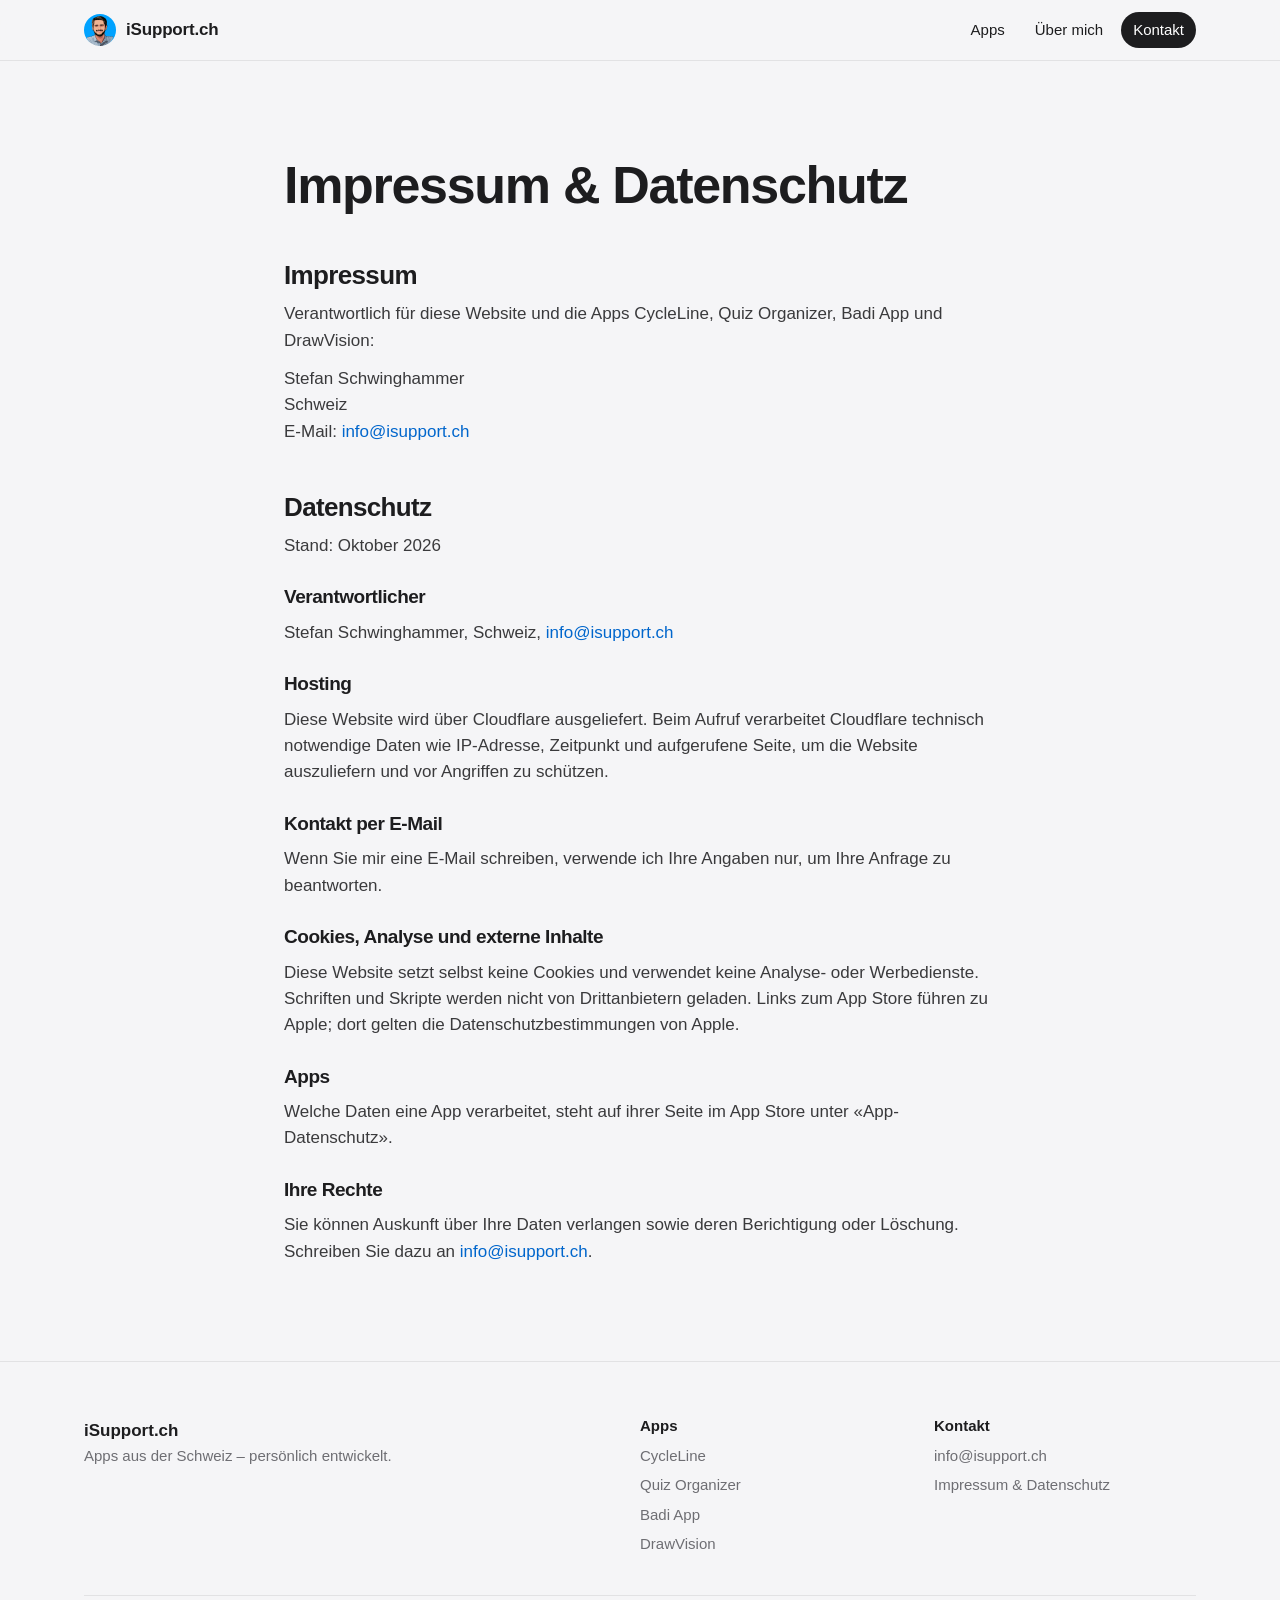
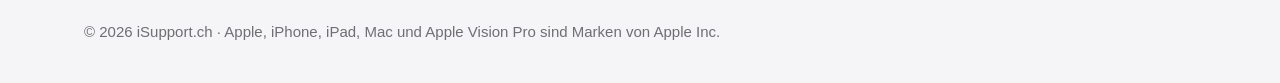
<file: datenschutz.html>
<!DOCTYPE html>
<html lang="de">
<head>
    <meta charset="UTF-8">
    <meta name="viewport" content="width=device-width, initial-scale=1.0">
    <title>Impressum &amp; Datenschutz | iSupport.ch</title>
    <meta name="description" content="Impressum und Datenschutzerklärung von iSupport.ch.">
    <meta name="theme-color" content="#f5f5f7">
    <link rel="stylesheet" href="styles.css">
    <link rel="icon" type="image/png" href="images/Profilbilder/ProfilFoto_Blau.png">
    <link rel="apple-touch-icon" href="images/Profilbilder/ProfilFoto_Blau.png">
</head>
<body>
    <a class="skip-link" href="#main">Zum Inhalt</a>

    <header class="site-header">
        <nav class="nav container" aria-label="Hauptnavigation">
            <a href="index.html" class="nav-logo">
                <img src="images/Profilbilder/ProfilFoto_Blau.png" alt="" width="32" height="32">
                <span>iSupport.ch</span>
            </a>
            <ul class="nav-menu">
                <li><a href="index.html#apps">Apps</a></li>
                <li><a href="index.html#about">Über mich</a></li>
                <li><a href="index.html#contact" class="nav-cta">Kontakt</a></li>
            </ul>
        </nav>
    </header>

    <main id="main" class="section">
        <div class="container legal">
            <h1>Impressum &amp; Datenschutz</h1>

            <h2 id="impressum">Impressum</h2>
            <p>Verantwortlich für diese Website und die Apps CycleLine, Quiz Organizer, Badi App und DrawVision:</p>
            <p>Stefan Schwinghammer<br>Schweiz<br>E-Mail: <a href="mailto:info@isupport.ch">info@isupport.ch</a></p>

            <h2 id="datenschutz">Datenschutz</h2>
            <p>Stand: Oktober 2026</p>

            <h3>Verantwortlicher</h3>
            <p>Stefan Schwinghammer, Schweiz, <a href="mailto:info@isupport.ch">info@isupport.ch</a></p>

            <h3>Hosting</h3>
            <p>Diese Website wird über Cloudflare ausgeliefert. Beim Aufruf verarbeitet Cloudflare technisch notwendige Daten wie IP-Adresse, Zeitpunkt und aufgerufene Seite, um die Website auszuliefern und vor Angriffen zu schützen.</p>

            <h3>Kontakt per E-Mail</h3>
            <p>Wenn Sie mir eine E-Mail schreiben, verwende ich Ihre Angaben nur, um Ihre Anfrage zu beantworten.</p>

            <h3>Cookies, Analyse und externe Inhalte</h3>
            <p>Diese Website setzt selbst keine Cookies und verwendet keine Analyse- oder Werbedienste. Schriften und Skripte werden nicht von Drittanbietern geladen. Links zum App Store führen zu Apple; dort gelten die Datenschutzbestimmungen von Apple.</p>

            <h3>Apps</h3>
            <p>Welche Daten eine App verarbeitet, steht auf ihrer Seite im App Store unter «App-Datenschutz».</p>

            <h3>Ihre Rechte</h3>
            <p>Sie können Auskunft über Ihre Daten verlangen sowie deren Berichtigung oder Löschung. Schreiben Sie dazu an <a href="mailto:info@isupport.ch">info@isupport.ch</a>.</p>
        </div>
    </main>

    <footer class="site-footer">
        <div class="container footer-grid">
            <div>
                <strong>iSupport.ch</strong>
                <p>Apps aus der Schweiz – persönlich entwickelt.</p>
            </div>
            <nav aria-label="Apps">
                <h2>Apps</h2>
                <ul>
                    <li><a href="cycleline.html">CycleLine</a></li>
                    <li><a href="quiz-organizer.html">Quiz Organizer</a></li>
                    <li><a href="badi-app.html">Badi App</a></li>
                    <li><a href="drawvision.html">DrawVision</a></li>
                </ul>
            </nav>
            <div>
                <h2>Kontakt</h2>
                <ul>
                    <li><a href="mailto:info@isupport.ch">info@isupport.ch</a></li>
                    <li><a href="datenschutz.html">Impressum &amp; Datenschutz</a></li>
                </ul>
            </div>
        </div>
        <div class="container">
            <p class="footer-bottom">&copy; 2026 iSupport.ch · Apple, iPhone, iPad, Mac und Apple Vision Pro sind Marken von Apple Inc.</p>
        </div>
    </footer>
</body>
</html>
</file>
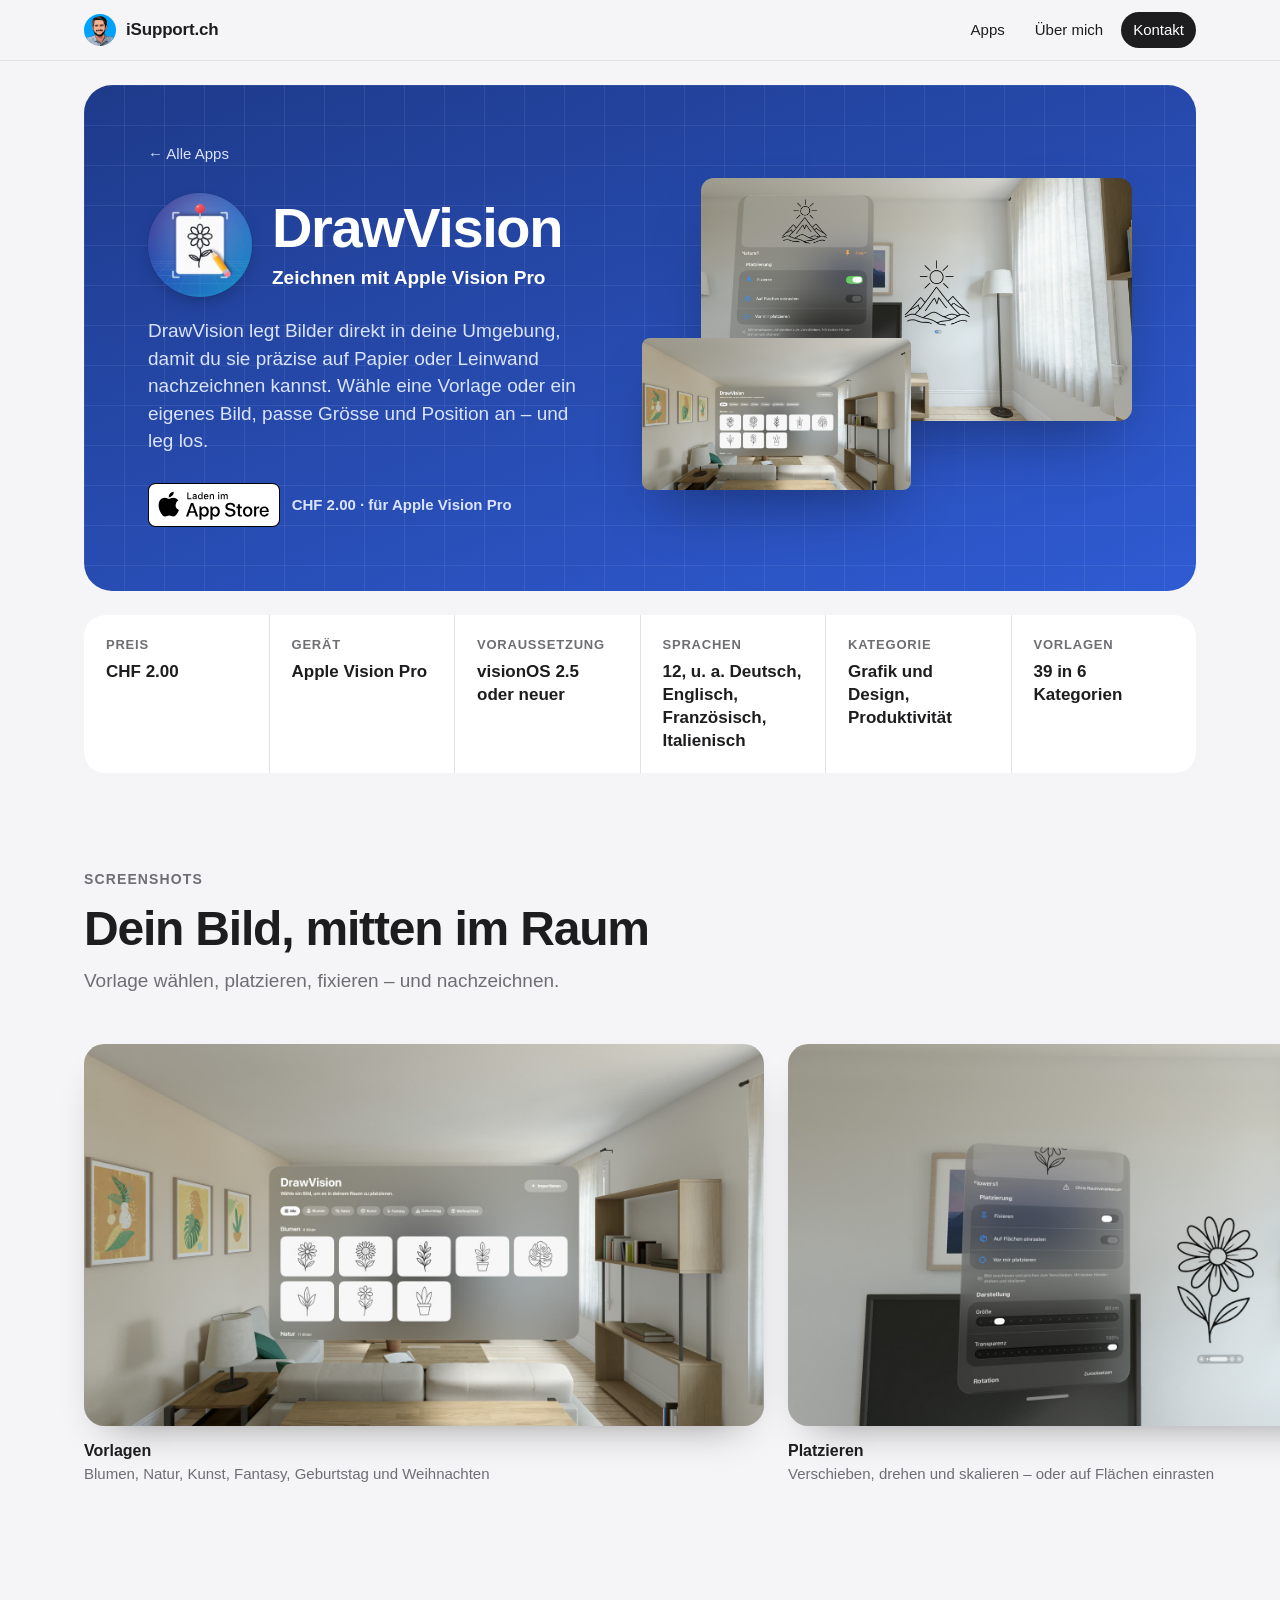
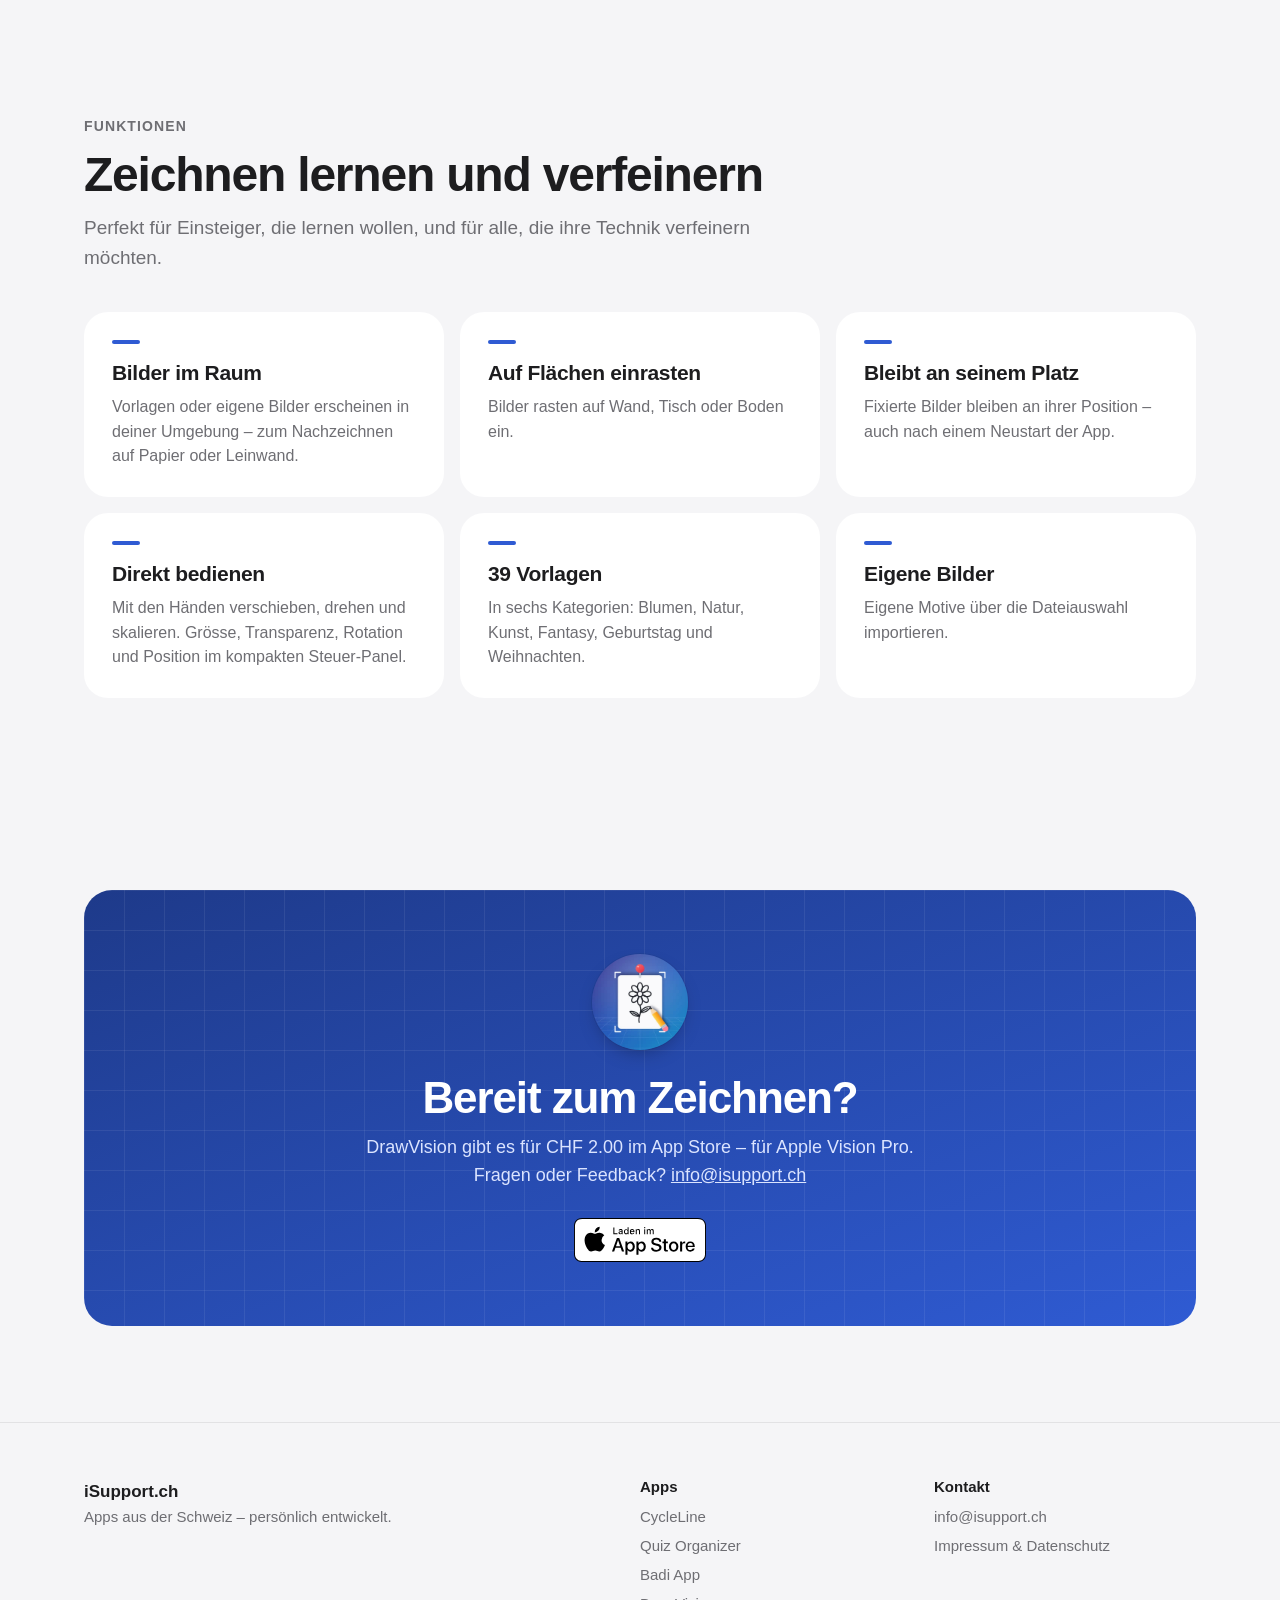
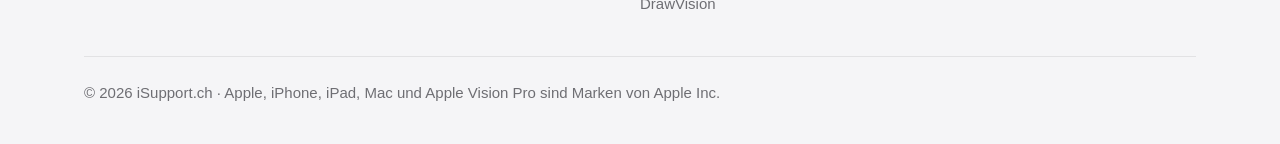
<file: drawvision.html>
<!DOCTYPE html>
<html lang="de">
<head>
    <meta charset="UTF-8">
    <meta name="viewport" content="width=device-width, initial-scale=1.0">
    <title>DrawVision – Zeichnen mit Apple Vision Pro | iSupport.ch</title>
    <meta name="description" content="DrawVision für Apple Vision Pro: Vorlagen oder eigene Bilder im Raum platzieren, auf Wand, Tisch oder Boden fixieren und auf Papier nachzeichnen.">
    <meta name="theme-color" content="#f5f5f7">
    <meta property="og:title" content="DrawVision – Zeichnen mit Apple Vision Pro">
    <meta property="og:description" content="Bilder in den Raum legen, fixieren und nachzeichnen – mit 39 Vorlagen oder eigenen Bildern.">
    <meta property="og:type" content="website">
    <meta property="og:url" content="https://isupport.ch/drawvision">
    <meta property="og:image" content="https://isupport.ch/images/apps/drawvision/icon.jpg">
    <link rel="stylesheet" href="styles.css">
    <link rel="icon" type="image/png" href="images/Profilbilder/ProfilFoto_Blau.png">
    <link rel="apple-touch-icon" href="images/Profilbilder/ProfilFoto_Blau.png">
</head>
<body>
    <a class="skip-link" href="#main">Zum Inhalt</a>

    <header class="site-header">
        <nav class="nav container" aria-label="Hauptnavigation">
            <a href="index.html" class="nav-logo">
                <img src="images/Profilbilder/ProfilFoto_Blau.png" alt="" width="32" height="32">
                <span>iSupport.ch</span>
            </a>
            <ul class="nav-menu">
                <li><a href="index.html#apps">Apps</a></li>
                <li><a href="index.html#about">Über mich</a></li>
                <li><a href="index.html#contact" class="nav-cta">Kontakt</a></li>
            </ul>
        </nav>
    </header>

    <main id="main" class="theme-drawvision">
        <section class="app-hero">
            <div class="container">
                <div class="app-hero-panel">
                    <div>
                        <a href="index.html#apps" class="back-link">← Alle Apps</a>
                        <div class="app-title">
                            <img class="app-icon is-round" src="images/apps/drawvision/icon.jpg" alt="" width="104" height="104">
                            <div>
                                <h1>DrawVision</h1>
                                <p class="tagline">Zeichnen mit Apple Vision Pro</p>
                            </div>
                        </div>
                        <p class="lead">DrawVision legt Bilder direkt in deine Umgebung, damit du sie präzise auf Papier oder Leinwand nachzeichnen kannst. Wähle eine Vorlage oder ein eigenes Bild, passe Grösse und Position an – und leg los.</p>
                        <div class="actions">
                            <a href="https://apps.apple.com/ch/app/drawvision/id6748315594" class="store-badge"><img src="images/badges/app-store-de-white.svg" alt="DrawVision im App Store laden" width="120" height="40"></a>
                            <span class="price">CHF 2.00 · für Apple Vision Pro</span>
                        </div>
                    </div>
                    <div class="media-stack">
                        <img class="device device-wide" src="images/apps/drawvision/03-fixiert.jpg" alt="DrawVision: Bergmotiv an der Wand fixiert, daneben Grösse und Transparenz" width="1600" height="900">
                        <img class="device device-wide" src="images/apps/drawvision/01-launch.jpg" alt="DrawVision: Hauptmenü mit Vorlagen nach Kategorien" width="1600" height="900">
                    </div>
                </div>
            </div>
        </section>

        <section class="facts-section">
            <div class="container">
                <dl class="facts">
                    <div><dt>Preis</dt><dd>CHF 2.00</dd></div>
                    <div><dt>Gerät</dt><dd>Apple Vision Pro</dd></div>
                    <div><dt>Voraussetzung</dt><dd>visionOS 2.5 oder neuer</dd></div>
                    <div><dt>Sprachen</dt><dd>12, u. a. Deutsch, Englisch, Französisch, Italienisch</dd></div>
                    <div><dt>Kategorie</dt><dd>Grafik und Design, Produktivität</dd></div>
                    <div><dt>Vorlagen</dt><dd>39 in 6 Kategorien</dd></div>
                </dl>
            </div>
        </section>

        <section class="section" aria-labelledby="screenshots-title">
            <div class="container">
                <header class="section-head">
                    <p class="eyebrow">Screenshots</p>
                    <h2 id="screenshots-title">Dein Bild, mitten im Raum</h2>
                    <p>Vorlage wählen, platzieren, fixieren – und nachzeichnen.</p>
                </header>
            </div>
            <ul class="gallery gallery-wide">
                <li>
                    <figure>
                        <a href="images/apps/drawvision/01-launch.jpg"><img class="device device-wide" src="images/apps/drawvision/01-launch.jpg" alt="Hauptmenü mit Vorlagen nach Kategorien und Import-Knopf" width="1600" height="900" loading="lazy"></a>
                        <figcaption><strong>Vorlagen</strong> Blumen, Natur, Kunst, Fantasy, Geburtstag und Weihnachten</figcaption>
                    </figure>
                </li>
                <li>
                    <figure>
                        <a href="images/apps/drawvision/02-platzieren.jpg"><img class="device device-wide" src="images/apps/drawvision/02-platzieren.jpg" alt="Platzieren: Blumenvorlage im Raum mit Optionen Fixieren, Auf Flächen einrasten und Vor mir platzieren" width="1600" height="900" loading="lazy"></a>
                        <figcaption><strong>Platzieren</strong> Verschieben, drehen und skalieren – oder auf Flächen einrasten</figcaption>
                    </figure>
                </li>
                <li>
                    <figure>
                        <a href="images/apps/drawvision/03-fixiert.jpg"><img class="device device-wide" src="images/apps/drawvision/03-fixiert.jpg" alt="Fixiert: Bergmotiv an der Wand mit Einstellungen für Grösse und Transparenz" width="1600" height="900" loading="lazy"></a>
                        <figcaption><strong>Fixieren</strong> Bild an der Wand festmachen, Grösse und Transparenz einstellen</figcaption>
                    </figure>
                </li>
                <li>
                    <figure>
                        <a href="images/apps/drawvision/04-import.jpg"><img class="device device-wide" src="images/apps/drawvision/04-import.jpg" alt="Importieren: Dateiauswahl mit iCloud Drive und Apple Vision Pro" width="1600" height="900" loading="lazy"></a>
                        <figcaption><strong>Eigene Bilder</strong> Aus iCloud Drive oder von der Apple Vision Pro importieren</figcaption>
                    </figure>
                </li>
            </ul>
        </section>

        <section class="section" aria-labelledby="features-title">
            <div class="container">
                <header class="section-head">
                    <p class="eyebrow">Funktionen</p>
                    <h2 id="features-title">Zeichnen lernen und verfeinern</h2>
                    <p>Perfekt für Einsteiger, die lernen wollen, und für alle, die ihre Technik verfeinern möchten.</p>
                </header>
                <div class="features features-3">
                    <article class="feature">
                        <h3>Bilder im Raum</h3>
                        <p>Vorlagen oder eigene Bilder erscheinen in deiner Umgebung – zum Nachzeichnen auf Papier oder Leinwand.</p>
                    </article>
                    <article class="feature">
                        <h3>Auf Flächen einrasten</h3>
                        <p>Bilder rasten auf Wand, Tisch oder Boden ein.</p>
                    </article>
                    <article class="feature">
                        <h3>Bleibt an seinem Platz</h3>
                        <p>Fixierte Bilder bleiben an ihrer Position – auch nach einem Neustart der App.</p>
                    </article>
                    <article class="feature">
                        <h3>Direkt bedienen</h3>
                        <p>Mit den Händen verschieben, drehen und skalieren. Grösse, Transparenz, Rotation und Position im kompakten Steuer-Panel.</p>
                    </article>
                    <article class="feature">
                        <h3>39 Vorlagen</h3>
                        <p>In sechs Kategorien: Blumen, Natur, Kunst, Fantasy, Geburtstag und Weihnachten.</p>
                    </article>
                    <article class="feature">
                        <h3>Eigene Bilder</h3>
                        <p>Eigene Motive über die Dateiauswahl importieren.</p>
                    </article>
                </div>
            </div>
        </section>

        <section class="section" aria-labelledby="download-title">
            <div class="container">
                <div class="cta">
                    <img class="app-icon is-round" src="images/apps/drawvision/icon.jpg" alt="" width="96" height="96" loading="lazy">
                    <h2 id="download-title">Bereit zum Zeichnen?</h2>
                    <p>DrawVision gibt es für CHF 2.00 im App Store – für Apple Vision Pro. Fragen oder Feedback? <a href="mailto:info@isupport.ch">info@isupport.ch</a></p>
                    <div class="actions">
                        <a href="https://apps.apple.com/ch/app/drawvision/id6748315594" class="store-badge"><img src="images/badges/app-store-de-white.svg" alt="DrawVision im App Store laden" width="120" height="40"></a>
                    </div>
                </div>
            </div>
        </section>
    </main>

    <footer class="site-footer">
        <div class="container footer-grid">
            <div>
                <strong>iSupport.ch</strong>
                <p>Apps aus der Schweiz – persönlich entwickelt.</p>
            </div>
            <nav aria-label="Apps">
                <h2>Apps</h2>
                <ul>
                    <li><a href="cycleline.html">CycleLine</a></li>
                    <li><a href="quiz-organizer.html">Quiz Organizer</a></li>
                    <li><a href="badi-app.html">Badi App</a></li>
                    <li><a href="drawvision.html">DrawVision</a></li>
                </ul>
            </nav>
            <div>
                <h2>Kontakt</h2>
                <ul>
                    <li><a href="mailto:info@isupport.ch">info@isupport.ch</a></li>
                    <li><a href="datenschutz.html">Impressum &amp; Datenschutz</a></li>
                </ul>
            </div>
        </div>
        <div class="container">
            <p class="footer-bottom">&copy; 2026 iSupport.ch · Apple, iPhone, iPad, Mac und Apple Vision Pro sind Marken von Apple Inc.</p>
        </div>
    </footer>

    <script src="script.js"></script>
</body>
</html>
</file>
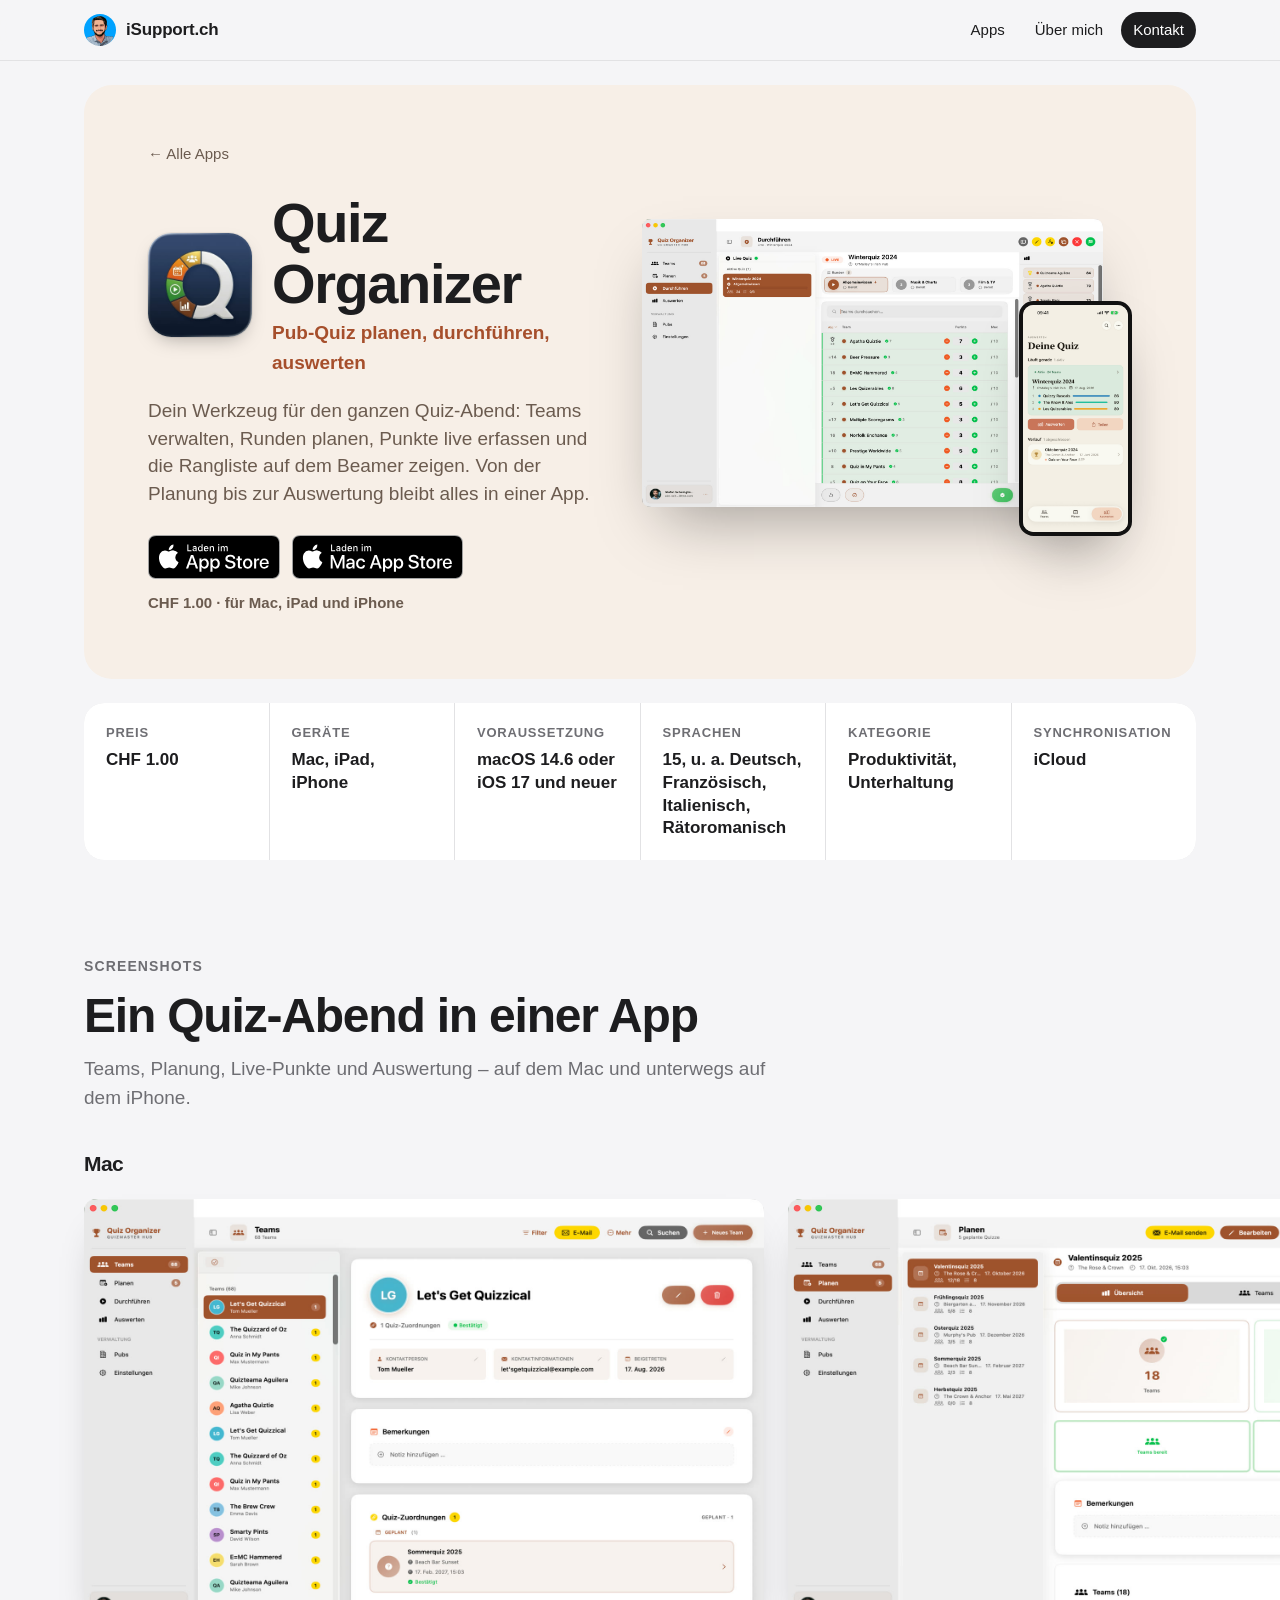
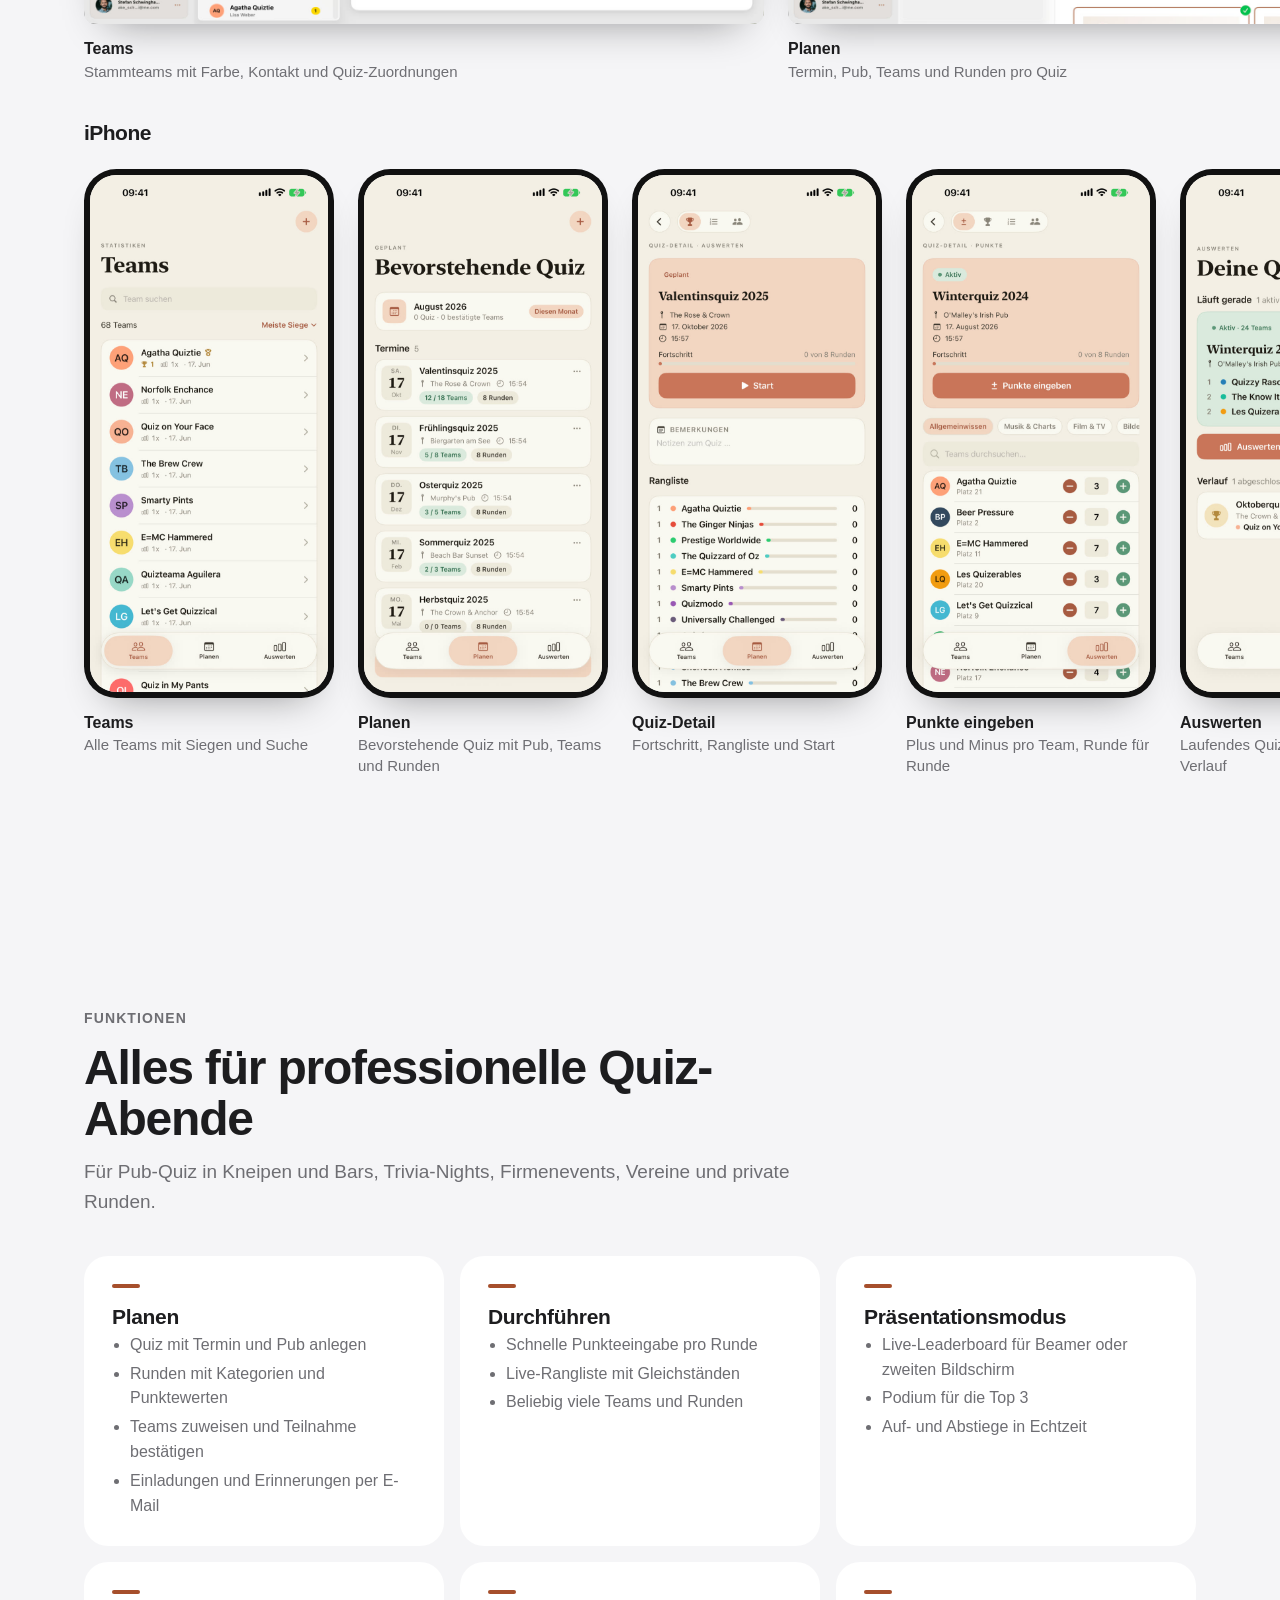
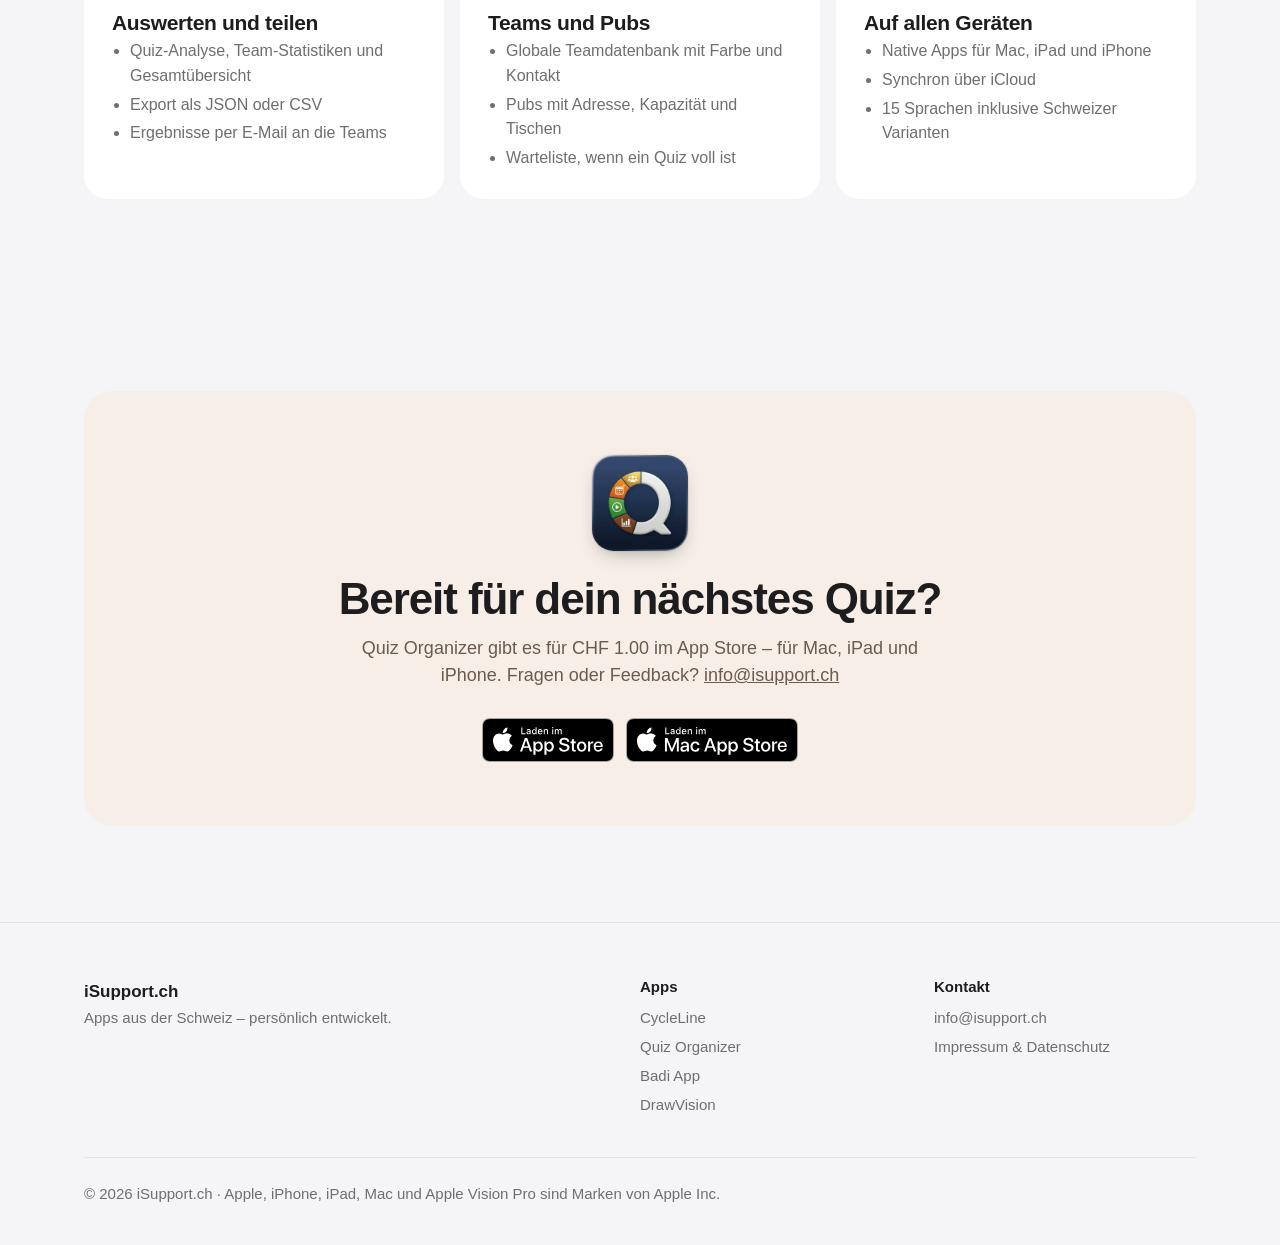
<file: pubranker.html>
<!DOCTYPE html>
<html lang="de">
<head>
    <meta charset="UTF-8">
    <meta http-equiv="refresh" content="0; url=quiz-organizer.html">
    <link rel="canonical" href="quiz-organizer.html">
    <title>Weiterleitung zu Quiz Organizer</title>
    <script>location.replace("quiz-organizer.html");</script>
</head>
<body>
    <p>Die App heisst neu <a href="quiz-organizer.html">Quiz Organizer</a>.</p>
</body>
</html>
</file>
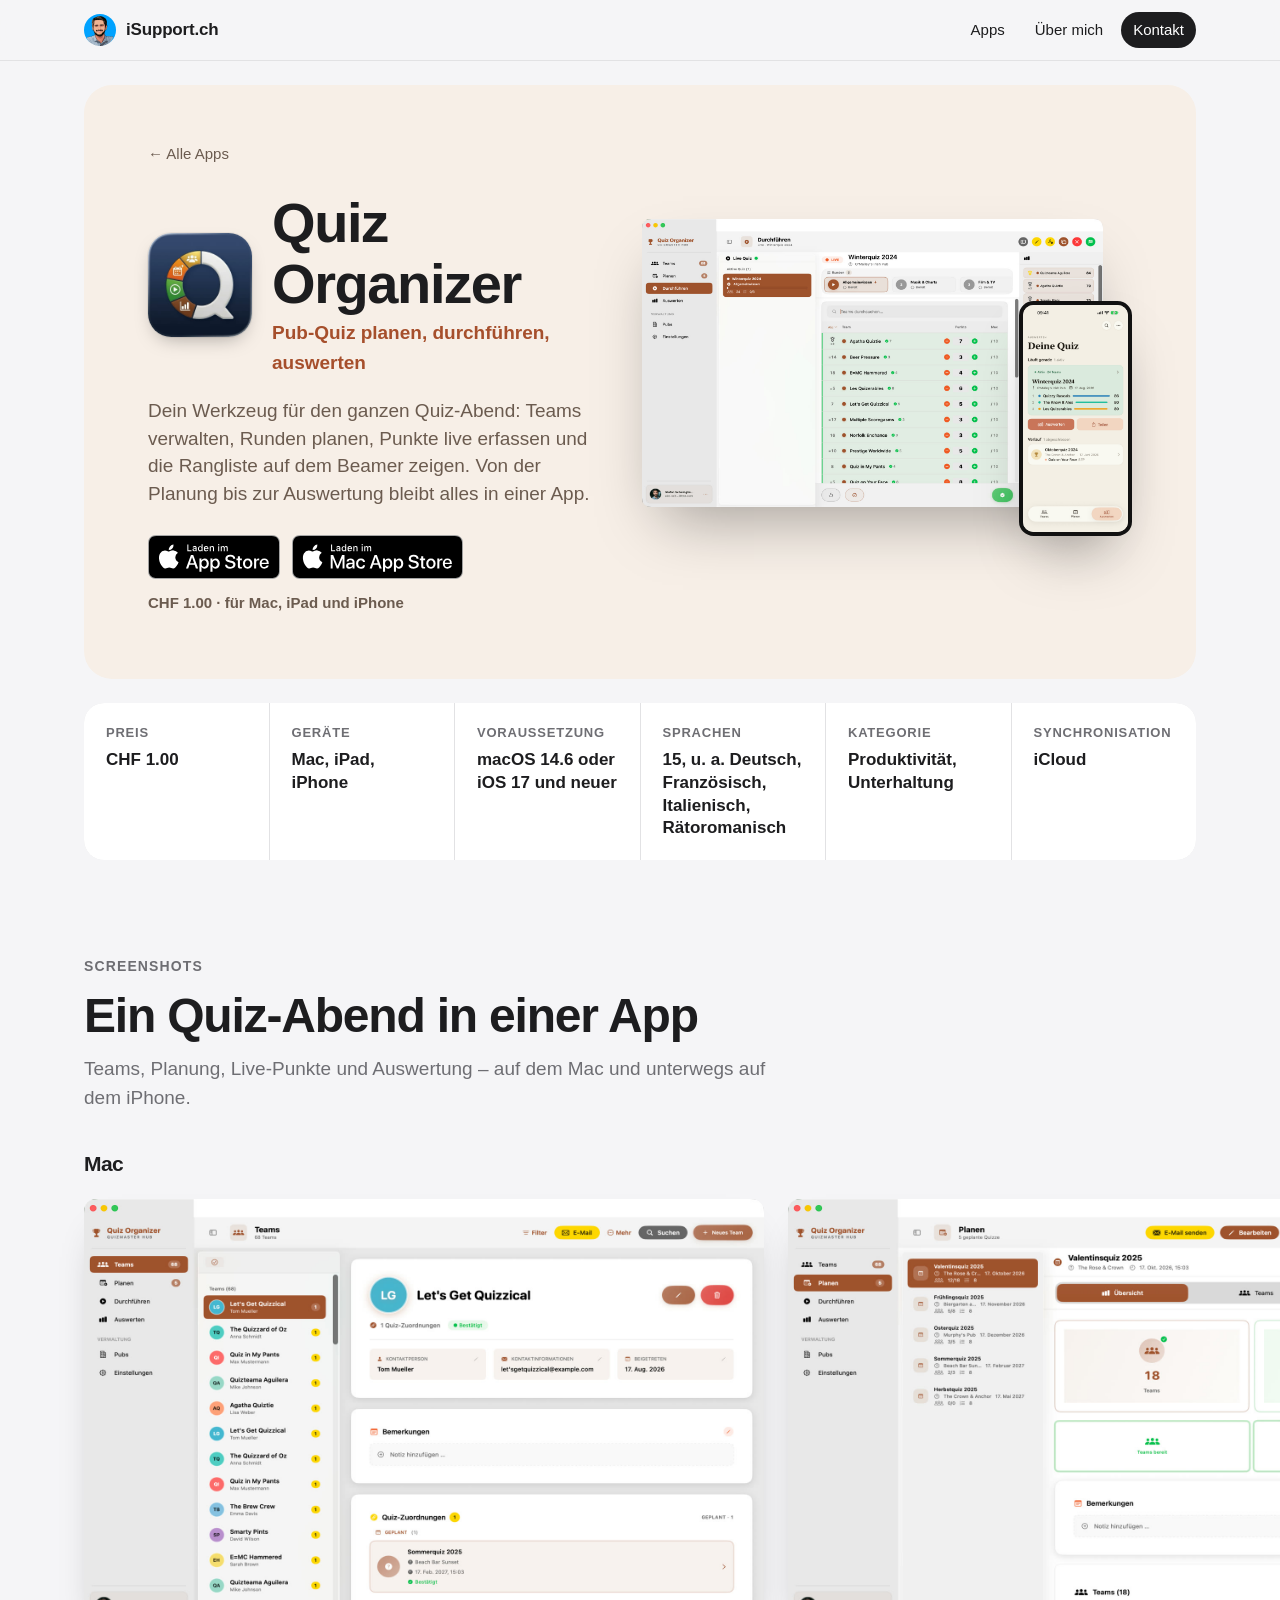
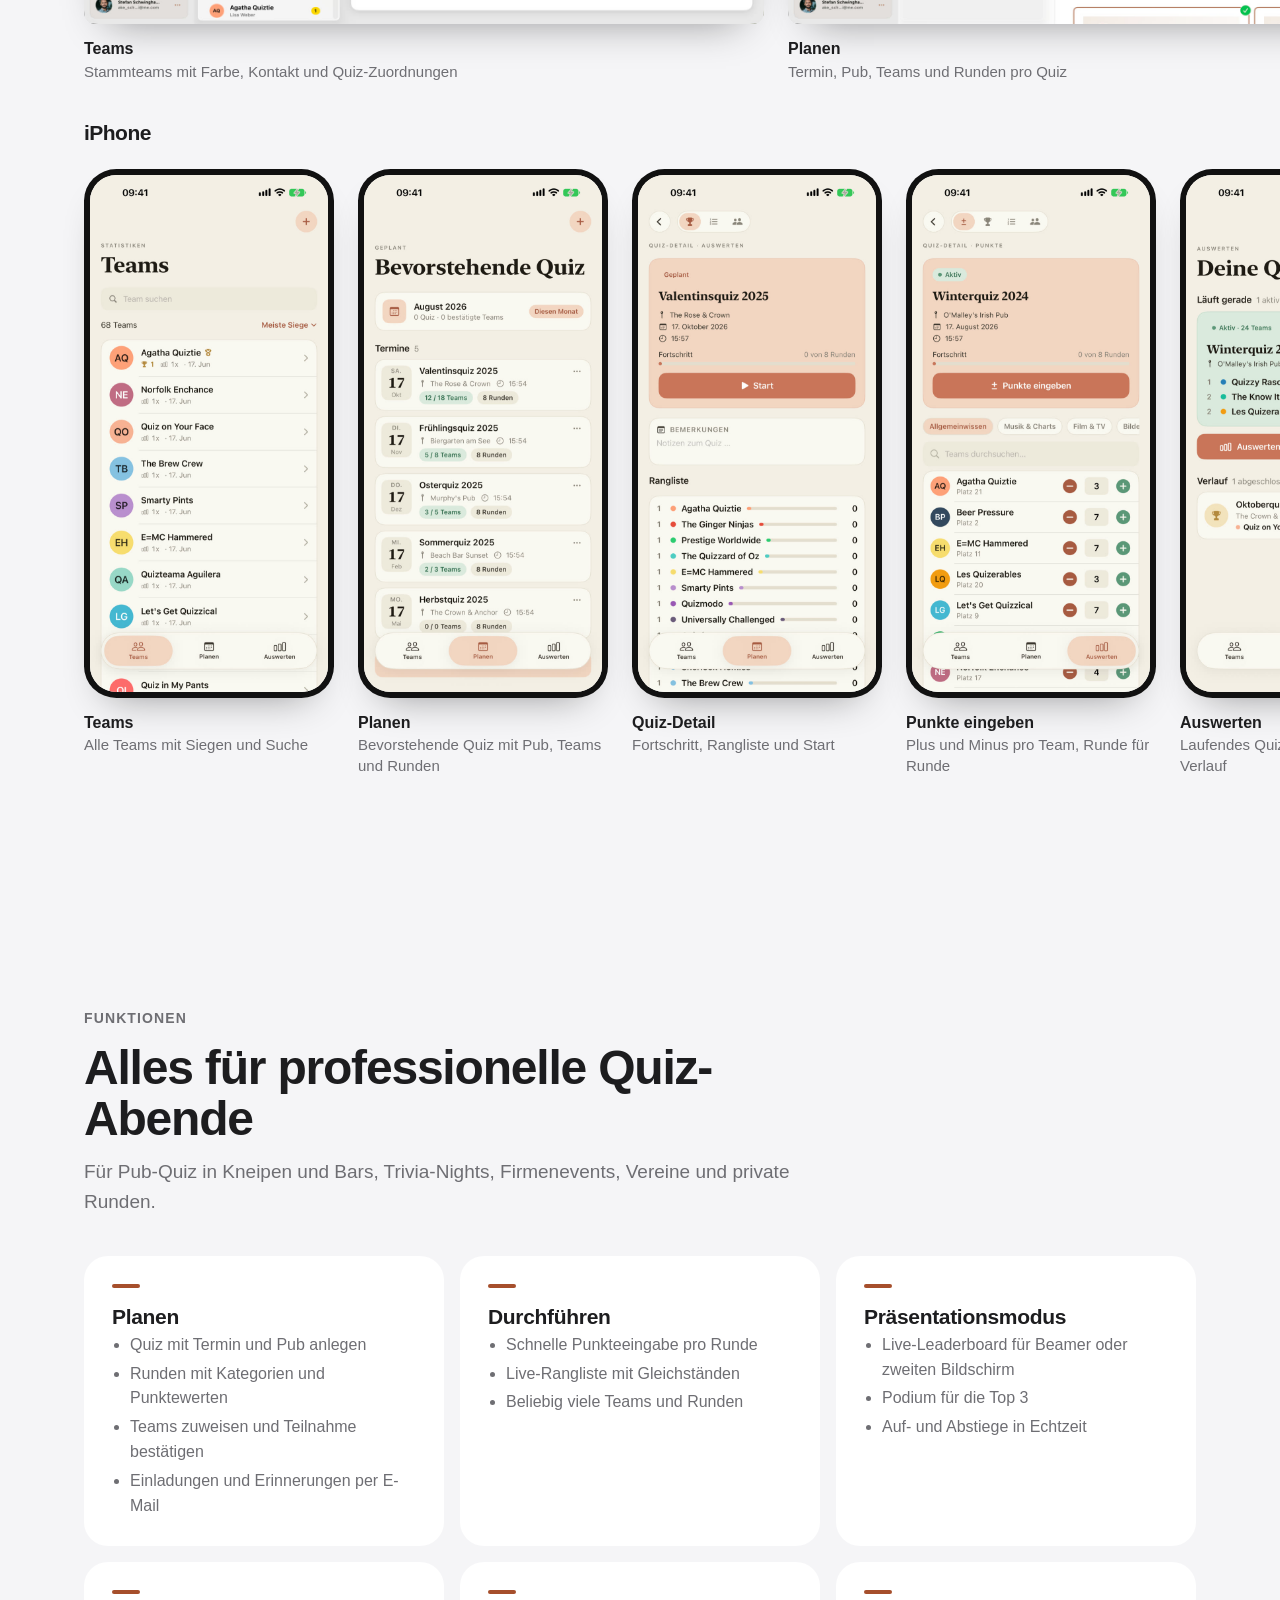
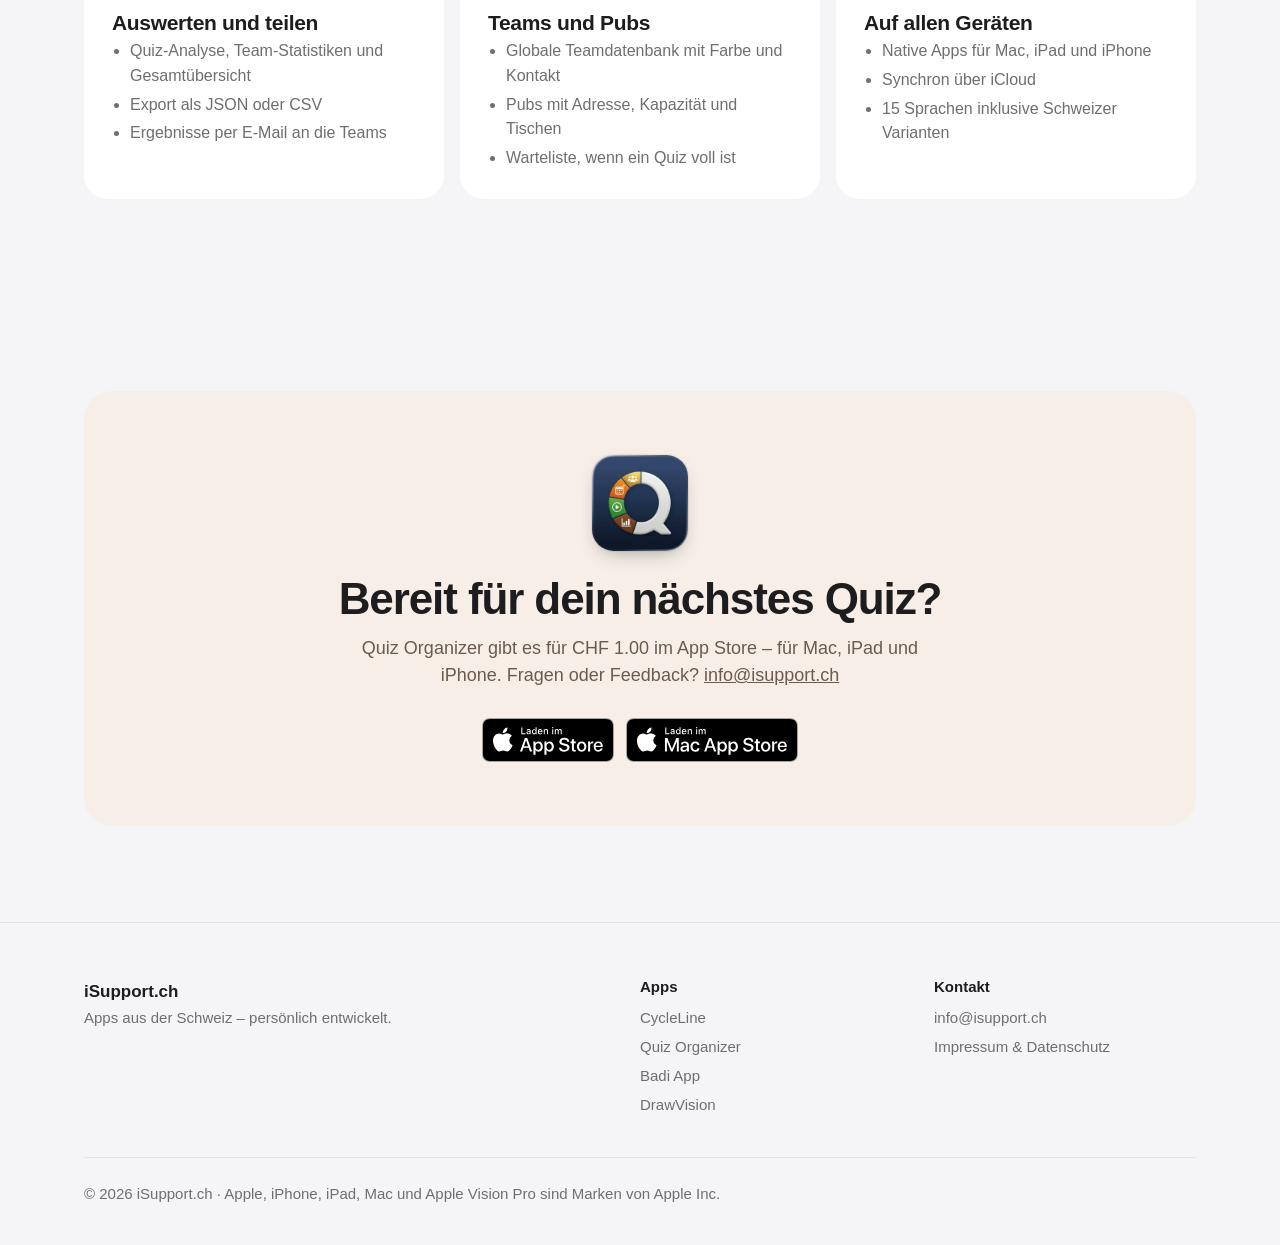
<file: quiz-organizer.html>
<!DOCTYPE html>
<html lang="de">
<head>
    <meta charset="UTF-8">
    <meta name="viewport" content="width=device-width, initial-scale=1.0">
    <title>Quiz Organizer – Pub-Quiz für Mac, iPad und iPhone | iSupport.ch</title>
    <meta name="description" content="Quiz Organizer: Teams verwalten, Quiz planen, Punkte live erfassen und die Rangliste im Präsentationsmodus zeigen – für Mac, iPad und iPhone mit iCloud-Sync.">
    <meta name="theme-color" content="#f5f5f7">
    <meta property="og:title" content="Quiz Organizer – Pub-Quiz planen, durchführen, auswerten">
    <meta property="og:description" content="Teams, Runden, Live-Punkte und Präsentationsmodus – für Mac, iPad und iPhone.">
    <meta property="og:type" content="website">
    <meta property="og:url" content="https://isupport.ch/quiz-organizer">
    <meta property="og:image" content="https://isupport.ch/images/apps/quiz-organizer/icon.jpg">
    <link rel="stylesheet" href="styles.css">
    <link rel="icon" type="image/png" href="images/Profilbilder/ProfilFoto_Blau.png">
    <link rel="apple-touch-icon" href="images/Profilbilder/ProfilFoto_Blau.png">
</head>
<body>
    <a class="skip-link" href="#main">Zum Inhalt</a>

    <header class="site-header">
        <nav class="nav container" aria-label="Hauptnavigation">
            <a href="index.html" class="nav-logo">
                <img src="images/Profilbilder/ProfilFoto_Blau.png" alt="" width="32" height="32">
                <span>iSupport.ch</span>
            </a>
            <ul class="nav-menu">
                <li><a href="index.html#apps">Apps</a></li>
                <li><a href="index.html#about">Über mich</a></li>
                <li><a href="index.html#contact" class="nav-cta">Kontakt</a></li>
            </ul>
        </nav>
    </header>

    <main id="main" class="theme-quiz">
        <section class="app-hero">
            <div class="container">
                <div class="app-hero-panel">
                    <div>
                        <a href="index.html#apps" class="back-link">← Alle Apps</a>
                        <div class="app-title">
                            <img class="app-icon" src="images/apps/quiz-organizer/icon.jpg" alt="" width="104" height="104">
                            <div>
                                <h1>Quiz Organizer</h1>
                                <p class="tagline">Pub-Quiz planen, durchführen, auswerten</p>
                            </div>
                        </div>
                        <p class="lead">Dein Werkzeug für den ganzen Quiz-Abend: Teams verwalten, Runden planen, Punkte live erfassen und die Rangliste auf dem Beamer zeigen. Von der Planung bis zur Auswertung bleibt alles in einer App.</p>
                        <div class="actions">
                            <a href="https://apps.apple.com/ch/app/quiz-organizer/id6754255330" class="store-badge"><img src="images/badges/app-store-de.svg" alt="Quiz Organizer im App Store laden" width="120" height="40"></a>
                            <a href="https://apps.apple.com/ch/app/quiz-organizer/id6754255330" class="store-badge"><img src="images/badges/mac-app-store-de.svg" alt="Quiz Organizer im Mac App Store laden" width="156" height="40"></a>
                            <span class="price">CHF 1.00 · für Mac, iPad und iPhone</span>
                        </div>
                    </div>
                    <div class="media-combo">
                        <img class="device device-mac" src="images/apps/quiz-organizer/mac-durchfuehren.jpg" alt="Quiz Organizer auf dem Mac: Punkte pro Runde erfassen mit Live-Rangliste" width="1600" height="1000">
                        <img class="device device-phone" src="images/apps/quiz-organizer/iphone-auswerten.jpg" alt="Quiz Organizer auf dem iPhone: laufendes Quiz mit Live-Stand" width="720" height="1564">
                    </div>
                </div>
            </div>
        </section>

        <section class="facts-section">
            <div class="container">
                <dl class="facts">
                    <div><dt>Preis</dt><dd>CHF 1.00</dd></div>
                    <div><dt>Geräte</dt><dd>Mac, iPad, iPhone</dd></div>
                    <div><dt>Voraussetzung</dt><dd>macOS 14.6 oder iOS 17 und neuer</dd></div>
                    <div><dt>Sprachen</dt><dd>15, u. a. Deutsch, Französisch, Italienisch, Rätoromanisch</dd></div>
                    <div><dt>Kategorie</dt><dd>Produktivität, Unterhaltung</dd></div>
                    <div><dt>Synchronisation</dt><dd>iCloud</dd></div>
                </dl>
            </div>
        </section>

        <section class="section" aria-labelledby="screenshots-title">
            <div class="container">
                <header class="section-head">
                    <p class="eyebrow">Screenshots</p>
                    <h2 id="screenshots-title">Ein Quiz-Abend in einer App</h2>
                    <p>Teams, Planung, Live-Punkte und Auswertung – auf dem Mac und unterwegs auf dem iPhone.</p>
                </header>
                <h3 class="gallery-title">Mac</h3>
            </div>
            <ul class="gallery gallery-wide">
                <li>
                    <figure>
                        <a href="images/apps/quiz-organizer/mac-teams.jpg"><img class="device device-mac" src="images/apps/quiz-organizer/mac-teams.jpg" alt="Teams: Stammteams mit Kontakt und Quiz-Zuordnungen" width="1600" height="1000" loading="lazy"></a>
                        <figcaption><strong>Teams</strong> Stammteams mit Farbe, Kontakt und Quiz-Zuordnungen</figcaption>
                    </figure>
                </li>
                <li>
                    <figure>
                        <a href="images/apps/quiz-organizer/mac-planen.jpg"><img class="device device-mac" src="images/apps/quiz-organizer/mac-planen.jpg" alt="Planen: Quiz mit Termin, Pub, Teams und Runden" width="1600" height="1000" loading="lazy"></a>
                        <figcaption><strong>Planen</strong> Termin, Pub, Teams und Runden pro Quiz</figcaption>
                    </figure>
                </li>
                <li>
                    <figure>
                        <a href="images/apps/quiz-organizer/mac-durchfuehren.jpg"><img class="device device-mac" src="images/apps/quiz-organizer/mac-durchfuehren.jpg" alt="Durchführen: Punkte pro Runde erfassen, Live-Rangliste daneben" width="1600" height="1000" loading="lazy"></a>
                        <figcaption><strong>Durchführen</strong> Punkte pro Runde erfassen, Live-Rangliste daneben</figcaption>
                    </figure>
                </li>
                <li>
                    <figure>
                        <a href="images/apps/quiz-organizer/mac-praesentation.jpg"><img class="device device-mac" src="images/apps/quiz-organizer/mac-praesentation.jpg" alt="Präsentationsmodus: Podium und Rangliste für Beamer oder zweiten Bildschirm" width="1600" height="900" loading="lazy"></a>
                        <figcaption><strong>Präsentationsmodus</strong> Podium und Rangliste für Beamer oder zweiten Bildschirm</figcaption>
                    </figure>
                </li>
                <li>
                    <figure>
                        <a href="images/apps/quiz-organizer/mac-auswerten.jpg"><img class="device device-mac" src="images/apps/quiz-organizer/mac-auswerten.jpg" alt="Auswerten: aktuelle Führung und Export als JSON, CSV oder E-Mail" width="1600" height="1000" loading="lazy"></a>
                        <figcaption><strong>Auswerten</strong> Führung, Podium und Export als JSON, CSV oder E-Mail</figcaption>
                    </figure>
                </li>
            </ul>
            <div class="container">
                <h3 class="gallery-title">iPhone</h3>
            </div>
            <ul class="gallery gallery-phone">
                <li>
                    <figure>
                        <a href="images/apps/quiz-organizer/iphone-teams.jpg"><img class="device device-phone" src="images/apps/quiz-organizer/iphone-teams.jpg" alt="Teams: alle Teams mit Siegen und Suche" width="720" height="1564" loading="lazy"></a>
                        <figcaption><strong>Teams</strong> Alle Teams mit Siegen und Suche</figcaption>
                    </figure>
                </li>
                <li>
                    <figure>
                        <a href="images/apps/quiz-organizer/iphone-planen.jpg"><img class="device device-phone" src="images/apps/quiz-organizer/iphone-planen.jpg" alt="Bevorstehende Quiz mit Pub, Teams und Runden" width="720" height="1564" loading="lazy"></a>
                        <figcaption><strong>Planen</strong> Bevorstehende Quiz mit Pub, Teams und Runden</figcaption>
                    </figure>
                </li>
                <li>
                    <figure>
                        <a href="images/apps/quiz-organizer/iphone-quiz.jpg"><img class="device device-phone" src="images/apps/quiz-organizer/iphone-quiz.jpg" alt="Quiz-Detail mit Fortschritt, Rangliste und Start-Knopf" width="720" height="1564" loading="lazy"></a>
                        <figcaption><strong>Quiz-Detail</strong> Fortschritt, Rangliste und Start</figcaption>
                    </figure>
                </li>
                <li>
                    <figure>
                        <a href="images/apps/quiz-organizer/iphone-punkte.jpg"><img class="device device-phone" src="images/apps/quiz-organizer/iphone-punkte.jpg" alt="Punkte eingeben mit Plus und Minus pro Team" width="720" height="1564" loading="lazy"></a>
                        <figcaption><strong>Punkte eingeben</strong> Plus und Minus pro Team, Runde für Runde</figcaption>
                    </figure>
                </li>
                <li>
                    <figure>
                        <a href="images/apps/quiz-organizer/iphone-auswerten.jpg"><img class="device device-phone" src="images/apps/quiz-organizer/iphone-auswerten.jpg" alt="Auswerten: laufendes Quiz mit Live-Stand und Verlauf" width="720" height="1564" loading="lazy"></a>
                        <figcaption><strong>Auswerten</strong> Laufendes Quiz mit Live-Stand und Verlauf</figcaption>
                    </figure>
                </li>
            </ul>
        </section>

        <section class="section" aria-labelledby="features-title">
            <div class="container">
                <header class="section-head">
                    <p class="eyebrow">Funktionen</p>
                    <h2 id="features-title">Alles für professionelle Quiz-Abende</h2>
                    <p>Für Pub-Quiz in Kneipen und Bars, Trivia-Nights, Firmenevents, Vereine und private Runden.</p>
                </header>
                <div class="features features-3">
                    <article class="feature">
                        <h3>Planen</h3>
                        <ul>
                            <li>Quiz mit Termin und Pub anlegen</li>
                            <li>Runden mit Kategorien und Punktewerten</li>
                            <li>Teams zuweisen und Teilnahme bestätigen</li>
                            <li>Einladungen und Erinnerungen per E-Mail</li>
                        </ul>
                    </article>
                    <article class="feature">
                        <h3>Durchführen</h3>
                        <ul>
                            <li>Schnelle Punkteeingabe pro Runde</li>
                            <li>Live-Rangliste mit Gleichständen</li>
                            <li>Beliebig viele Teams und Runden</li>
                        </ul>
                    </article>
                    <article class="feature">
                        <h3>Präsentationsmodus</h3>
                        <ul>
                            <li>Live-Leaderboard für Beamer oder zweiten Bildschirm</li>
                            <li>Podium für die Top 3</li>
                            <li>Auf- und Abstiege in Echtzeit</li>
                        </ul>
                    </article>
                    <article class="feature">
                        <h3>Auswerten und teilen</h3>
                        <ul>
                            <li>Quiz-Analyse, Team-Statistiken und Gesamtübersicht</li>
                            <li>Export als JSON oder CSV</li>
                            <li>Ergebnisse per E-Mail an die Teams</li>
                        </ul>
                    </article>
                    <article class="feature">
                        <h3>Teams und Pubs</h3>
                        <ul>
                            <li>Globale Teamdatenbank mit Farbe und Kontakt</li>
                            <li>Pubs mit Adresse, Kapazität und Tischen</li>
                            <li>Warteliste, wenn ein Quiz voll ist</li>
                        </ul>
                    </article>
                    <article class="feature">
                        <h3>Auf allen Geräten</h3>
                        <ul>
                            <li>Native Apps für Mac, iPad und iPhone</li>
                            <li>Synchron über iCloud</li>
                            <li>15 Sprachen inklusive Schweizer Varianten</li>
                        </ul>
                    </article>
                </div>
            </div>
        </section>

        <section class="section" aria-labelledby="download-title">
            <div class="container">
                <div class="cta">
                    <img class="app-icon" src="images/apps/quiz-organizer/icon.jpg" alt="" width="96" height="96" loading="lazy">
                    <h2 id="download-title">Bereit für dein nächstes Quiz?</h2>
                    <p>Quiz Organizer gibt es für CHF 1.00 im App Store – für Mac, iPad und iPhone. Fragen oder Feedback? <a href="mailto:info@isupport.ch">info@isupport.ch</a></p>
                    <div class="actions">
                        <a href="https://apps.apple.com/ch/app/quiz-organizer/id6754255330" class="store-badge"><img src="images/badges/app-store-de.svg" alt="Quiz Organizer im App Store laden" width="120" height="40"></a>
                        <a href="https://apps.apple.com/ch/app/quiz-organizer/id6754255330" class="store-badge"><img src="images/badges/mac-app-store-de.svg" alt="Quiz Organizer im Mac App Store laden" width="156" height="40"></a>
                    </div>
                </div>
            </div>
        </section>
    </main>

    <footer class="site-footer">
        <div class="container footer-grid">
            <div>
                <strong>iSupport.ch</strong>
                <p>Apps aus der Schweiz – persönlich entwickelt.</p>
            </div>
            <nav aria-label="Apps">
                <h2>Apps</h2>
                <ul>
                    <li><a href="cycleline.html">CycleLine</a></li>
                    <li><a href="quiz-organizer.html">Quiz Organizer</a></li>
                    <li><a href="badi-app.html">Badi App</a></li>
                    <li><a href="drawvision.html">DrawVision</a></li>
                </ul>
            </nav>
            <div>
                <h2>Kontakt</h2>
                <ul>
                    <li><a href="mailto:info@isupport.ch">info@isupport.ch</a></li>
                    <li><a href="datenschutz.html">Impressum &amp; Datenschutz</a></li>
                </ul>
            </div>
        </div>
        <div class="container">
            <p class="footer-bottom">&copy; 2026 iSupport.ch · Apple, iPhone, iPad, Mac und Apple Vision Pro sind Marken von Apple Inc.</p>
        </div>
    </footer>

    <script src="script.js"></script>
</body>
</html>
</file>
<file: styles.css>
*,
*::before,
*::after {
    box-sizing: border-box;
    margin: 0;
    padding: 0;
}

:root {
    --bg: #f5f5f7;
    --surface: #ffffff;
    --ink: #1d1d1f;
    --muted: #6e6e73;
    --line: rgba(0, 0, 0, 0.08);
    --brand: #0066cc;
    --radius: 28px;
    --max: 1160px;
    --gutter: 24px;
    --shadow: 0 30px 60px -20px rgba(0, 0, 0, 0.35);
    --font: -apple-system, BlinkMacSystemFont, "SF Pro Text", "Segoe UI", Roboto, "Helvetica Neue", Arial, sans-serif;
    --font-display: -apple-system, BlinkMacSystemFont, "SF Pro Display", "Segoe UI", Roboto, "Helvetica Neue", Arial, sans-serif;
}

/* App themes: panel colours come from each app icon, --accent is text-safe (WCAG AA) on --panel. */
.theme-cycleline {
    --panel: #0c110d;
    --panel-ink: #f3f6f3;
    --panel-muted: #a3b1a6;
    --accent: #9be15d;
    --accent-ink: #0c110d;
    --feature-accent: #5cb82c;
}

.theme-quiz {
    --panel: #f7efe7;
    --panel-ink: #1d1d1f;
    --panel-muted: #6b5b4f;
    --accent: #a64f2c;
    --accent-ink: #ffffff;
    --feature-accent: #a64f2c;
}

.theme-badi {
    --panel: linear-gradient(160deg, #e6f3ff 0%, #fff0e3 100%);
    --panel-ink: #1d1d1f;
    --panel-muted: #4a5d70;
    --accent: #0062c4;
    --accent-ink: #ffffff;
    --feature-accent: #0062c4;
}

.theme-drawvision {
    --panel:
        linear-gradient(rgba(255, 255, 255, 0.07) 1px, transparent 1px) 0 0 / 40px 40px,
        linear-gradient(90deg, rgba(255, 255, 255, 0.07) 1px, transparent 1px) 0 0 / 40px 40px,
        linear-gradient(160deg, #1e3a8a 0%, #2f5bd3 100%);
    --panel-ink: #ffffff;
    --panel-muted: #dbe4ff;
    --accent: #ffffff;
    --accent-ink: #1e3a8a;
    --feature-accent: #2f5bd3;
}

html {
    scroll-behavior: smooth;
    scroll-padding-top: 72px;
    -webkit-text-size-adjust: 100%;
}

body {
    font-family: var(--font);
    font-size: 17px;
    line-height: 1.55;
    color: var(--ink);
    background: var(--bg);
    -webkit-font-smoothing: antialiased;
}

img {
    display: block;
    max-width: 100%;
    height: auto;
}

a {
    color: var(--brand);
    text-decoration: none;
}

a:hover {
    text-decoration: underline;
}

:focus-visible {
    outline: 3px solid var(--brand);
    outline-offset: 3px;
    border-radius: 6px;
}

h1,
h2,
h3 {
    font-family: var(--font-display);
    line-height: 1.08;
    letter-spacing: -0.025em;
}

.container {
    width: 100%;
    max-width: var(--max);
    margin: 0 auto;
    padding: 0 var(--gutter);
}

.skip-link {
    position: absolute;
    left: 12px;
    top: -48px;
    z-index: 100;
    padding: 8px 14px;
    border-radius: 10px;
    background: var(--ink);
    color: #fff;
}

.skip-link:focus {
    top: 12px;
}

/* Navigation */
.site-header {
    position: sticky;
    top: 0;
    z-index: 50;
    background: rgba(245, 245, 247, 0.8);
    -webkit-backdrop-filter: saturate(180%) blur(20px);
    backdrop-filter: saturate(180%) blur(20px);
    border-bottom: 1px solid var(--line);
}

.nav {
    display: flex;
    align-items: center;
    justify-content: space-between;
    gap: 16px;
    height: 60px;
}

.nav-logo {
    display: flex;
    align-items: center;
    gap: 10px;
    color: var(--ink);
    font-weight: 600;
    letter-spacing: -0.01em;
}

.nav-logo:hover {
    text-decoration: none;
}

.nav-logo img {
    width: 32px;
    height: 32px;
    border-radius: 50%;
}

.nav-menu {
    display: flex;
    align-items: center;
    gap: 6px;
    list-style: none;
}

.nav-menu a {
    display: block;
    padding: 6px 12px;
    border-radius: 999px;
    color: var(--ink);
    font-size: 15px;
}

.nav-menu a:hover {
    background: rgba(0, 0, 0, 0.05);
    text-decoration: none;
}

.nav-menu .nav-cta {
    background: var(--ink);
    color: #fff;
}

.nav-menu .nav-cta:hover {
    background: #000;
}

/* Buttons and badges */
.actions {
    display: flex;
    flex-wrap: wrap;
    align-items: center;
    gap: 12px;
    margin-top: 28px;
}

.btn {
    display: inline-flex;
    align-items: center;
    justify-content: center;
    min-height: 44px;
    padding: 10px 22px;
    border: 0;
    border-radius: 999px;
    font: inherit;
    font-size: 16px;
    font-weight: 600;
    cursor: pointer;
    transition: transform 0.2s ease, background-color 0.2s ease;
}

.btn:hover {
    text-decoration: none;
    transform: translateY(-1px);
}

.btn-primary {
    background: var(--brand);
    color: #fff;
}

.btn-ghost {
    background: rgba(0, 0, 0, 0.06);
    color: var(--ink);
}

.btn-accent {
    background: var(--accent);
    color: var(--accent-ink);
}

.store-badge {
    display: inline-block;
    border-radius: 8px;
}

.store-badge img {
    height: 44px;
    width: auto;
}

.price {
    color: var(--panel-muted, var(--muted));
    font-size: 15px;
    font-weight: 600;
}

/* App icons: iOS-style rounded square, visionOS icons are round */
.app-icon {
    width: 64px;
    height: 64px;
    border-radius: 22.5%;
    box-shadow: 0 0 0 1px rgba(0, 0, 0, 0.06), 0 8px 20px -8px rgba(0, 0, 0, 0.35);
}

.app-icon.is-round {
    border-radius: 50%;
}

/* Typography helpers */
.eyebrow {
    margin-bottom: 12px;
    color: var(--muted);
    font-size: 14px;
    font-weight: 600;
    letter-spacing: 0.08em;
    text-transform: uppercase;
}

.lead {
    margin-top: 20px;
    color: var(--muted);
    font-size: 21px;
    line-height: 1.45;
}

.section {
    padding: 96px 0;
}

.section-head {
    max-width: 720px;
    margin-bottom: 40px;
}

.section-head h2 {
    font-size: clamp(32px, 5vw, 48px);
}

.section-head p:not(.eyebrow) {
    margin-top: 12px;
    color: var(--muted);
    font-size: 19px;
}

/* Home hero */
.hero {
    padding: 88px 0 24px;
}

.hero-grid {
    display: grid;
    grid-template-columns: 1.1fr 1fr;
    gap: 56px;
    align-items: center;
}

.hero h1 {
    font-size: clamp(44px, 7.5vw, 80px);
}

.hero-apps {
    display: grid;
    grid-template-columns: 1fr 1fr;
    gap: 16px;
    list-style: none;
}

.app-tile {
    display: flex;
    flex-direction: column;
    gap: 14px;
    height: 100%;
    padding: 22px;
    border-radius: 24px;
    background: var(--surface);
    color: var(--ink);
    box-shadow: 0 1px 2px rgba(0, 0, 0, 0.04);
    transition: transform 0.25s ease, box-shadow 0.25s ease;
}

.app-tile:hover {
    text-decoration: none;
    transform: translateY(-3px);
    box-shadow: 0 18px 40px -18px rgba(0, 0, 0, 0.3);
}

.app-tile strong {
    display: block;
    font-size: 18px;
    letter-spacing: -0.01em;
}

.app-tile small {
    display: block;
    color: var(--muted);
    font-size: 14px;
}

/* App showcase panels (home) */
.showcase {
    display: grid;
    grid-template-columns: 1fr 1.15fr;
    gap: 48px;
    align-items: center;
    padding: 64px;
    border-radius: var(--radius);
    background: var(--panel);
    color: var(--panel-ink);
    overflow: hidden;
}

.showcase + .showcase {
    margin-top: 24px;
}

.showcase:nth-of-type(even) .showcase-media {
    order: -1;
}

.showcase h3 {
    margin-top: 20px;
    font-size: clamp(32px, 4.5vw, 44px);
}

.tagline {
    margin-top: 6px;
    color: var(--accent);
    font-size: 19px;
    font-weight: 600;
}

.showcase-copy > p:not(.tagline) {
    margin-top: 16px;
    color: var(--panel-muted);
    font-size: 18px;
}

.chips {
    display: flex;
    flex-wrap: wrap;
    gap: 8px;
    margin-top: 20px;
    list-style: none;
}

.chips li {
    padding: 4px 12px;
    border: 1px solid currentColor;
    border-radius: 999px;
    color: var(--panel-muted);
    font-size: 14px;
    font-weight: 500;
}

.app-icon-lg {
    width: 88px;
    height: 88px;
}

/* Device frames */
.device {
    background: #111;
}

.device-phone {
    border: 6px solid #111;
    border-radius: 13% / 6%;
    box-shadow: var(--shadow);
}

/* Mac screenshots include the desktop behind the window corners; this radius clips them. */
.device-mac {
    border-radius: 1.8% / 2.9%;
    box-shadow: var(--shadow);
}

.device-wide {
    border-radius: 3% / 5.3%;
    box-shadow: var(--shadow);
}

.device-card {
    border-radius: 7% / 3.2%;
    box-shadow: var(--shadow);
}

.media-phones {
    display: flex;
    justify-content: center;
    align-items: center;
    gap: 4%;
}

.media-phones > img {
    width: 31%;
    max-width: 230px;
}

.media-phones > img:nth-child(2) {
    width: 34%;
    max-width: 250px;
}

.media-combo {
    position: relative;
    padding: 0 6% 6% 0;
}

.media-combo .device-phone {
    position: absolute;
    right: 0;
    bottom: 0;
    width: 23%;
    border-width: 4px;
}

.media-stack {
    position: relative;
    padding: 0 0 14% 12%;
}

.media-stack > img:last-child {
    position: absolute;
    left: 0;
    bottom: 0;
    width: 55%;
}

/* App page hero */
.app-hero {
    padding: 24px 0 0;
}

.app-hero-panel {
    display: grid;
    grid-template-columns: 1fr 1.1fr;
    gap: 48px;
    align-items: center;
    padding: 56px 64px 64px;
    border-radius: var(--radius);
    background: var(--panel);
    color: var(--panel-ink);
    overflow: hidden;
}

.back-link {
    display: inline-block;
    margin-bottom: 28px;
    color: var(--panel-muted);
    font-size: 15px;
    font-weight: 500;
}

.app-title {
    display: flex;
    align-items: center;
    gap: 20px;
}

.app-title .app-icon {
    width: 104px;
    height: 104px;
    flex: none;
}

.app-title h1 {
    font-size: clamp(36px, 5.5vw, 56px);
}

.app-title .tagline {
    margin-top: 4px;
}

.app-hero-panel .lead {
    color: var(--panel-muted);
    font-size: 19px;
}

.app-hero-panel .price {
    color: var(--panel-muted);
}

/* Facts */
.facts-section {
    padding-top: 24px;
}

.facts {
    display: grid;
    grid-template-columns: repeat(auto-fit, minmax(170px, 1fr));
    gap: 1px;
    overflow: hidden;
    border-radius: 20px;
    background: var(--line);
}

.facts div {
    padding: 20px 22px;
    background: var(--surface);
}

.facts dt {
    color: var(--muted);
    font-size: 13px;
    font-weight: 600;
    letter-spacing: 0.06em;
    text-transform: uppercase;
}

.facts dd {
    margin-top: 6px;
    font-size: 17px;
    font-weight: 600;
    line-height: 1.35;
}

/* Gallery: horizontal scroller aligned with the container */
.gallery {
    --inset: max(var(--gutter), calc((100% - var(--max)) / 2 + var(--gutter)));
    display: flex;
    gap: 24px;
    overflow-x: auto;
    padding: 8px var(--inset) 40px;
    scroll-padding-inline: var(--inset);
    scroll-snap-type: x mandatory;
    list-style: none;
    scrollbar-width: thin;
}

.gallery li {
    flex: none;
    scroll-snap-align: start;
}

.gallery figure {
    display: flex;
    flex-direction: column;
    gap: 14px;
}

.gallery a {
    display: block;
}

.gallery img {
    cursor: zoom-in;
    box-shadow: 0 20px 40px -24px rgba(0, 0, 0, 0.45);
}

.gallery-phone li {
    width: 250px;
}

.gallery-wide li {
    width: min(680px, 82vw);
}

.gallery figcaption {
    color: var(--muted);
    font-size: 15px;
    line-height: 1.4;
}

.gallery figcaption strong {
    display: block;
    color: var(--ink);
    font-size: 16px;
}

.gallery-title {
    margin-bottom: 16px;
    font-size: 21px;
}

/* Feature cards */
.features {
    display: grid;
    grid-template-columns: repeat(auto-fit, minmax(250px, 1fr));
    gap: 16px;
}

/* Six cards: three per row instead of 4 + 2 */
.features-3 {
    grid-template-columns: repeat(auto-fit, minmax(min(300px, 100%), 1fr));
}

.feature {
    padding: 28px;
    border-radius: 24px;
    background: var(--surface);
}

.feature h3 {
    font-size: 21px;
    letter-spacing: -0.015em;
}

.feature h3::before {
    content: "";
    display: block;
    width: 28px;
    height: 4px;
    margin-bottom: 18px;
    border-radius: 2px;
    background: var(--feature-accent, var(--brand));
}

.feature p,
.feature li {
    margin-top: 10px;
    color: var(--muted);
    font-size: 16px;
}

.feature ul {
    padding-left: 18px;
}

.feature li {
    margin-top: 4px;
}

.note {
    margin-top: 24px;
    color: var(--muted);
    font-size: 15px;
}

/* Download CTA */
.cta {
    display: flex;
    flex-direction: column;
    align-items: center;
    padding: 64px 24px;
    border-radius: var(--radius);
    background: var(--panel);
    color: var(--panel-ink);
    text-align: center;
}

.cta .app-icon {
    width: 96px;
    height: 96px;
}

.cta h2 {
    margin-top: 24px;
    font-size: clamp(30px, 4.5vw, 44px);
}

.cta p {
    max-width: 560px;
    margin-top: 12px;
    color: var(--panel-muted);
    font-size: 18px;
}

.cta .actions {
    justify-content: center;
}

.cta p a {
    color: inherit;
    text-decoration: underline;
}

/* About */
.about {
    display: grid;
    grid-template-columns: 280px 1fr;
    gap: 56px;
    align-items: center;
}

.about-portrait {
    width: 100%;
    border-radius: 50%;
    background: var(--surface);
}

.about h2 {
    font-size: clamp(32px, 5vw, 48px);
}

.about p:not(.eyebrow) {
    margin-top: 16px;
    color: var(--muted);
    font-size: 19px;
}

.stats {
    display: grid;
    grid-template-columns: repeat(3, 1fr);
    gap: 16px;
    margin-top: 32px;
}

.stats div {
    display: flex;
    flex-direction: column-reverse;
    justify-content: flex-end;
    padding: 20px;
    border-radius: 20px;
    background: var(--surface);
}

.stats dd {
    font-family: var(--font-display);
    font-size: 30px;
    font-weight: 700;
    letter-spacing: -0.02em;
    line-height: 1.1;
}

.stats dt {
    margin-top: 6px;
    color: var(--muted);
    font-size: 15px;
}

/* Contact */
.contact {
    display: grid;
    grid-template-columns: 1fr 1fr;
    gap: 16px;
}

.contact-card {
    padding: 28px;
    border-radius: 24px;
    background: var(--surface);
}

.contact-card h3 {
    font-size: 21px;
}

.contact-card p {
    margin-top: 8px;
    color: var(--muted);
}

.contact-card .actions {
    margin-top: 20px;
}

/* Legal page */
.legal {
    max-width: 760px;
}

.legal h1 {
    font-size: clamp(36px, 5.5vw, 52px);
}

.legal h2 {
    margin-top: 48px;
    font-size: 26px;
}

.legal h3 {
    margin-top: 28px;
    font-size: 19px;
}

.legal p,
.legal li {
    margin-top: 12px;
    color: #3a3a3c;
}

.legal ul {
    padding-left: 20px;
}

/* Footer */
.site-footer {
    padding: 56px 0 40px;
    border-top: 1px solid var(--line);
    color: var(--muted);
    font-size: 15px;
}

.footer-grid {
    display: grid;
    grid-template-columns: 2fr 1fr 1fr;
    gap: 32px;
}

.site-footer strong {
    color: var(--ink);
    font-size: 17px;
}

.site-footer h2 {
    margin-bottom: 10px;
    color: var(--ink);
    font-family: var(--font);
    font-size: 15px;
    letter-spacing: 0;
}

.site-footer ul {
    list-style: none;
}

.site-footer li + li {
    margin-top: 6px;
}

.site-footer a {
    color: var(--muted);
}

.site-footer a:hover {
    color: var(--ink);
}

.footer-bottom {
    margin-top: 40px;
    padding-top: 24px;
    border-top: 1px solid var(--line);
}

/* Lightbox (native <dialog>) */
.lightbox {
    position: fixed;
    inset: 0;
    width: 100%;
    height: 100%;
    max-width: none;
    max-height: none;
    margin: 0;
    padding: 0;
    border: 0;
    background: transparent;
}

body:has(.lightbox[open]) {
    overflow: hidden;
}

.lightbox::backdrop {
    background: rgba(0, 0, 0, 0.92);
}

.lightbox[open] {
    display: flex;
    align-items: center;
    justify-content: center;
}

.lightbox figure {
    display: flex;
    flex-direction: column;
    align-items: center;
    gap: 12px;
    max-width: calc(100vw - 140px);
}

.lightbox img {
    max-width: 100%;
    max-height: calc(100vh - 110px);
    max-height: calc(100dvh - 110px);
    border-radius: 14px;
}

.lightbox figcaption {
    color: #f5f5f7;
    font-size: 15px;
    text-align: center;
}

.lightbox button {
    position: fixed;
    width: 48px;
    height: 48px;
    border: 0;
    border-radius: 50%;
    background: rgba(255, 255, 255, 0.14);
    color: #fff;
    font: inherit;
    font-size: 24px;
    line-height: 1;
    cursor: pointer;
}

.lightbox button:hover {
    background: rgba(255, 255, 255, 0.26);
}

.lightbox-close {
    top: 16px;
    right: 16px;
}

.lightbox-prev,
.lightbox-next {
    top: 50%;
    transform: translateY(-50%);
}

.lightbox-prev {
    left: 16px;
}

.lightbox-next {
    right: 16px;
}

/* Responsive */
@media (max-width: 900px) {
    .hero-grid,
    .showcase,
    .app-hero-panel,
    .contact {
        grid-template-columns: minmax(0, 1fr);
    }

    .showcase,
    .app-hero-panel {
        gap: 40px;
        padding: 40px 28px;
    }

    .showcase:nth-of-type(even) .showcase-media {
        order: 0;
    }

    .about {
        grid-template-columns: 1fr;
        gap: 32px;
    }

    .about-portrait {
        max-width: 180px;
    }

    .footer-grid {
        grid-template-columns: 1fr 1fr;
    }

    .footer-grid > :first-child {
        grid-column: 1 / -1;
    }
}

@media (max-width: 600px) {
    :root {
        --gutter: 16px;
        --radius: 24px;
    }

    body {
        font-size: 16px;
    }

    .section {
        padding: 64px 0;
    }

    .hero {
        padding-top: 48px;
    }

    .lead {
        font-size: 19px;
    }

    .hero-apps {
        gap: 12px;
    }

    .app-tile {
        padding: 16px;
        border-radius: 20px;
    }

    .app-tile .app-icon {
        width: 52px;
        height: 52px;
    }

    .showcase,
    .app-hero-panel {
        padding: 32px 20px;
    }

    .app-title {
        gap: 16px;
    }

    .app-title .app-icon {
        width: 76px;
        height: 76px;
    }

    .device-phone {
        border-width: 4px;
    }

    .stats {
        gap: 8px;
    }

    .stats div {
        padding: 14px;
        border-radius: 16px;
    }

    .stats dd {
        font-size: 24px;
    }

    .stats dt {
        font-size: 13px;
    }

    .gallery {
        gap: 16px;
    }

    .gallery-phone li {
        width: 200px;
    }

    .lightbox figure {
        max-width: calc(100vw - 24px);
    }

    .lightbox img {
        max-height: calc(100vh - 180px);
        max-height: calc(100dvh - 180px);
    }

    .lightbox figcaption {
        padding: 0 56px;
    }

    .lightbox-prev,
    .lightbox-next {
        top: auto;
        bottom: 16px;
        transform: none;
    }
}

@media (max-width: 420px) {
    .nav-logo span {
        display: none;
    }

    .app-title {
        gap: 14px;
    }

    .app-title .app-icon {
        width: 64px;
        height: 64px;
    }

    .app-title h1 {
        font-size: 30px;
    }

    .nav-menu a {
        padding: 6px 10px;
    }
}

@media (prefers-reduced-motion: reduce) {
    html {
        scroll-behavior: auto;
    }

    *,
    *::before,
    *::after {
        transition: none !important;
    }
}
</file>
